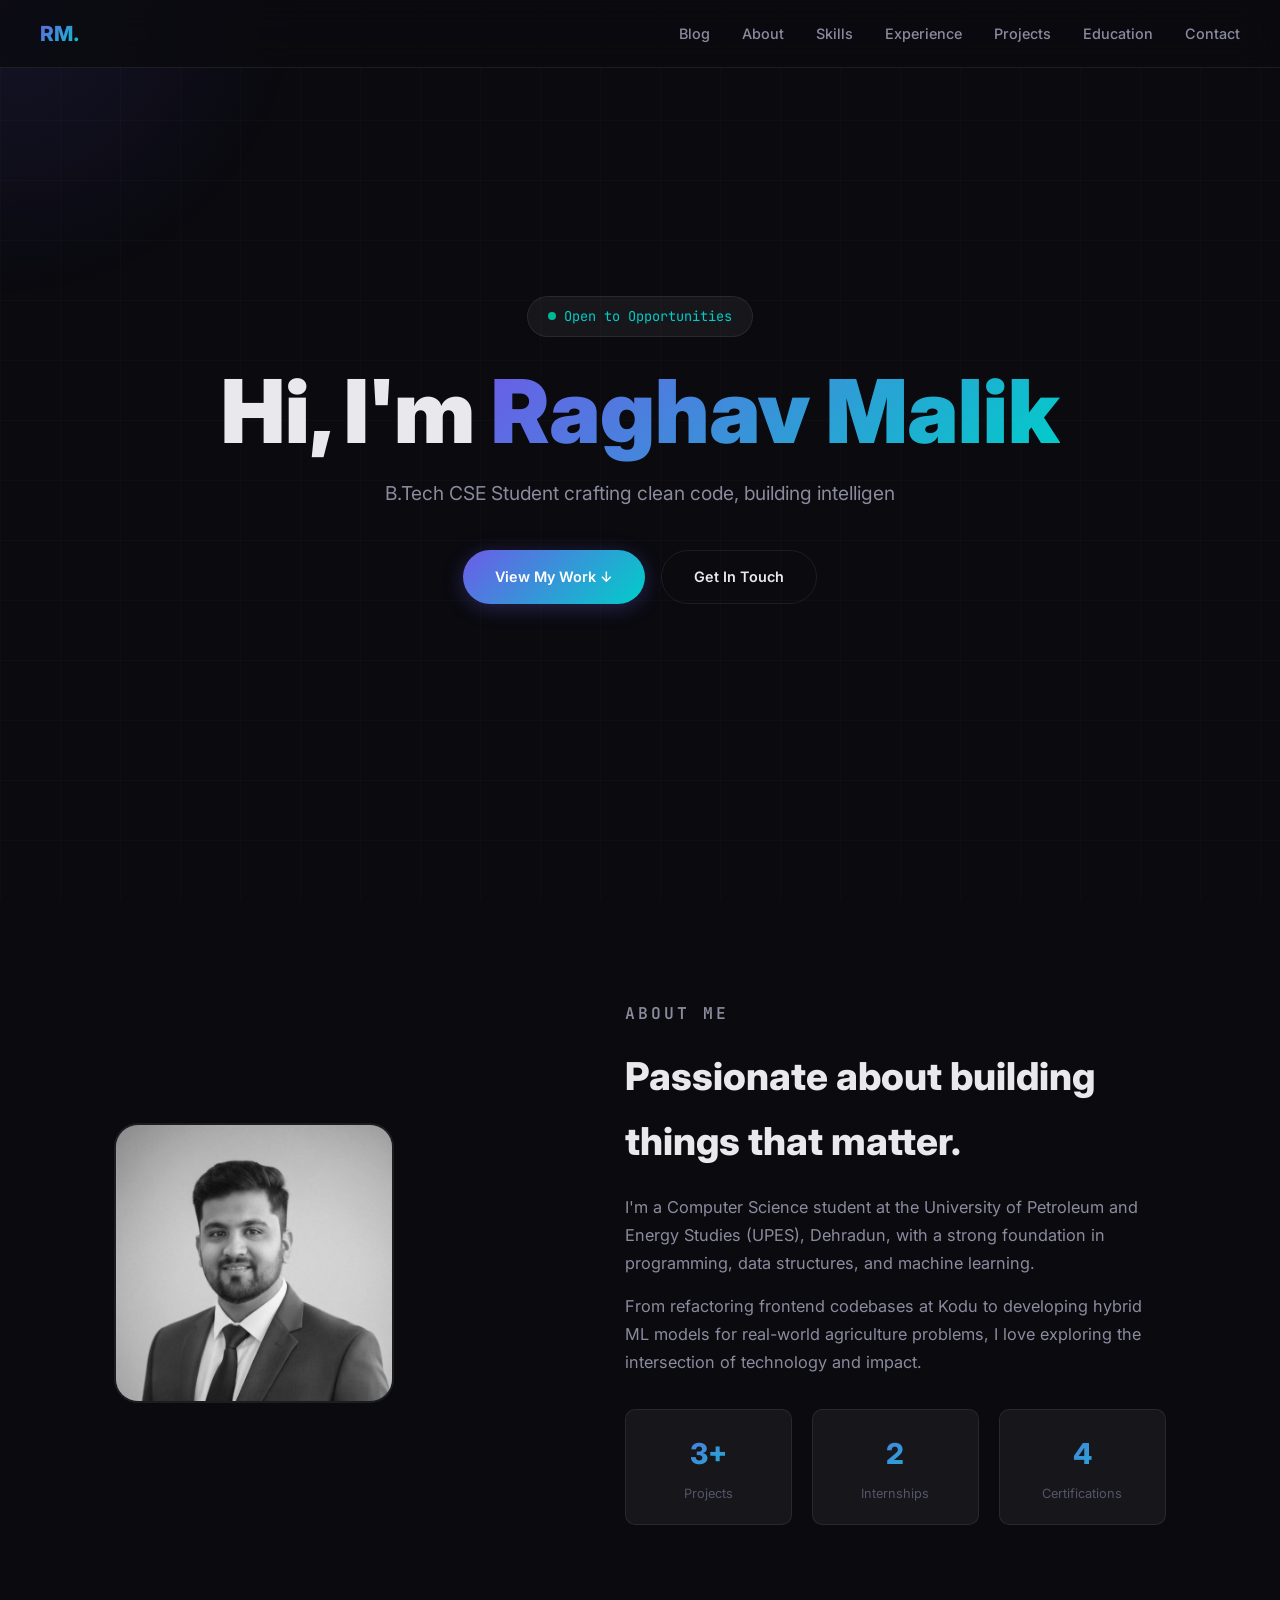
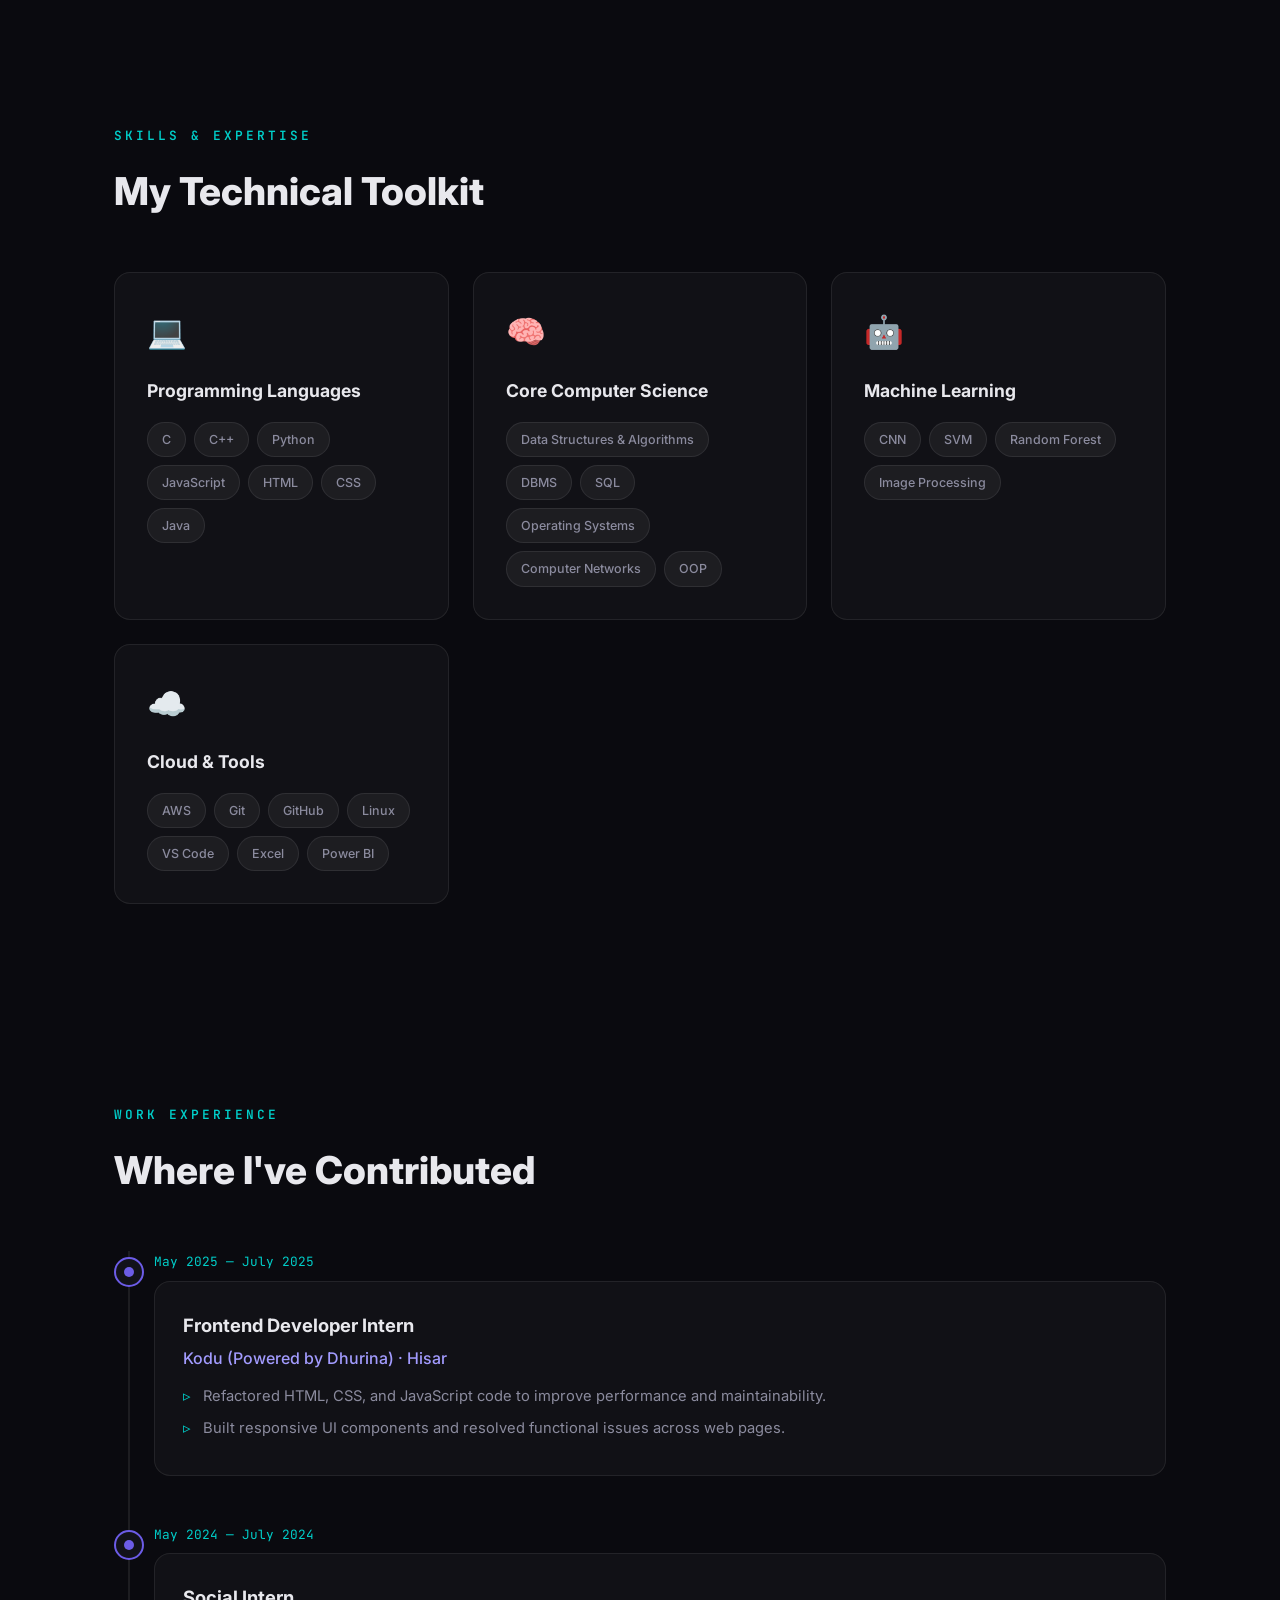
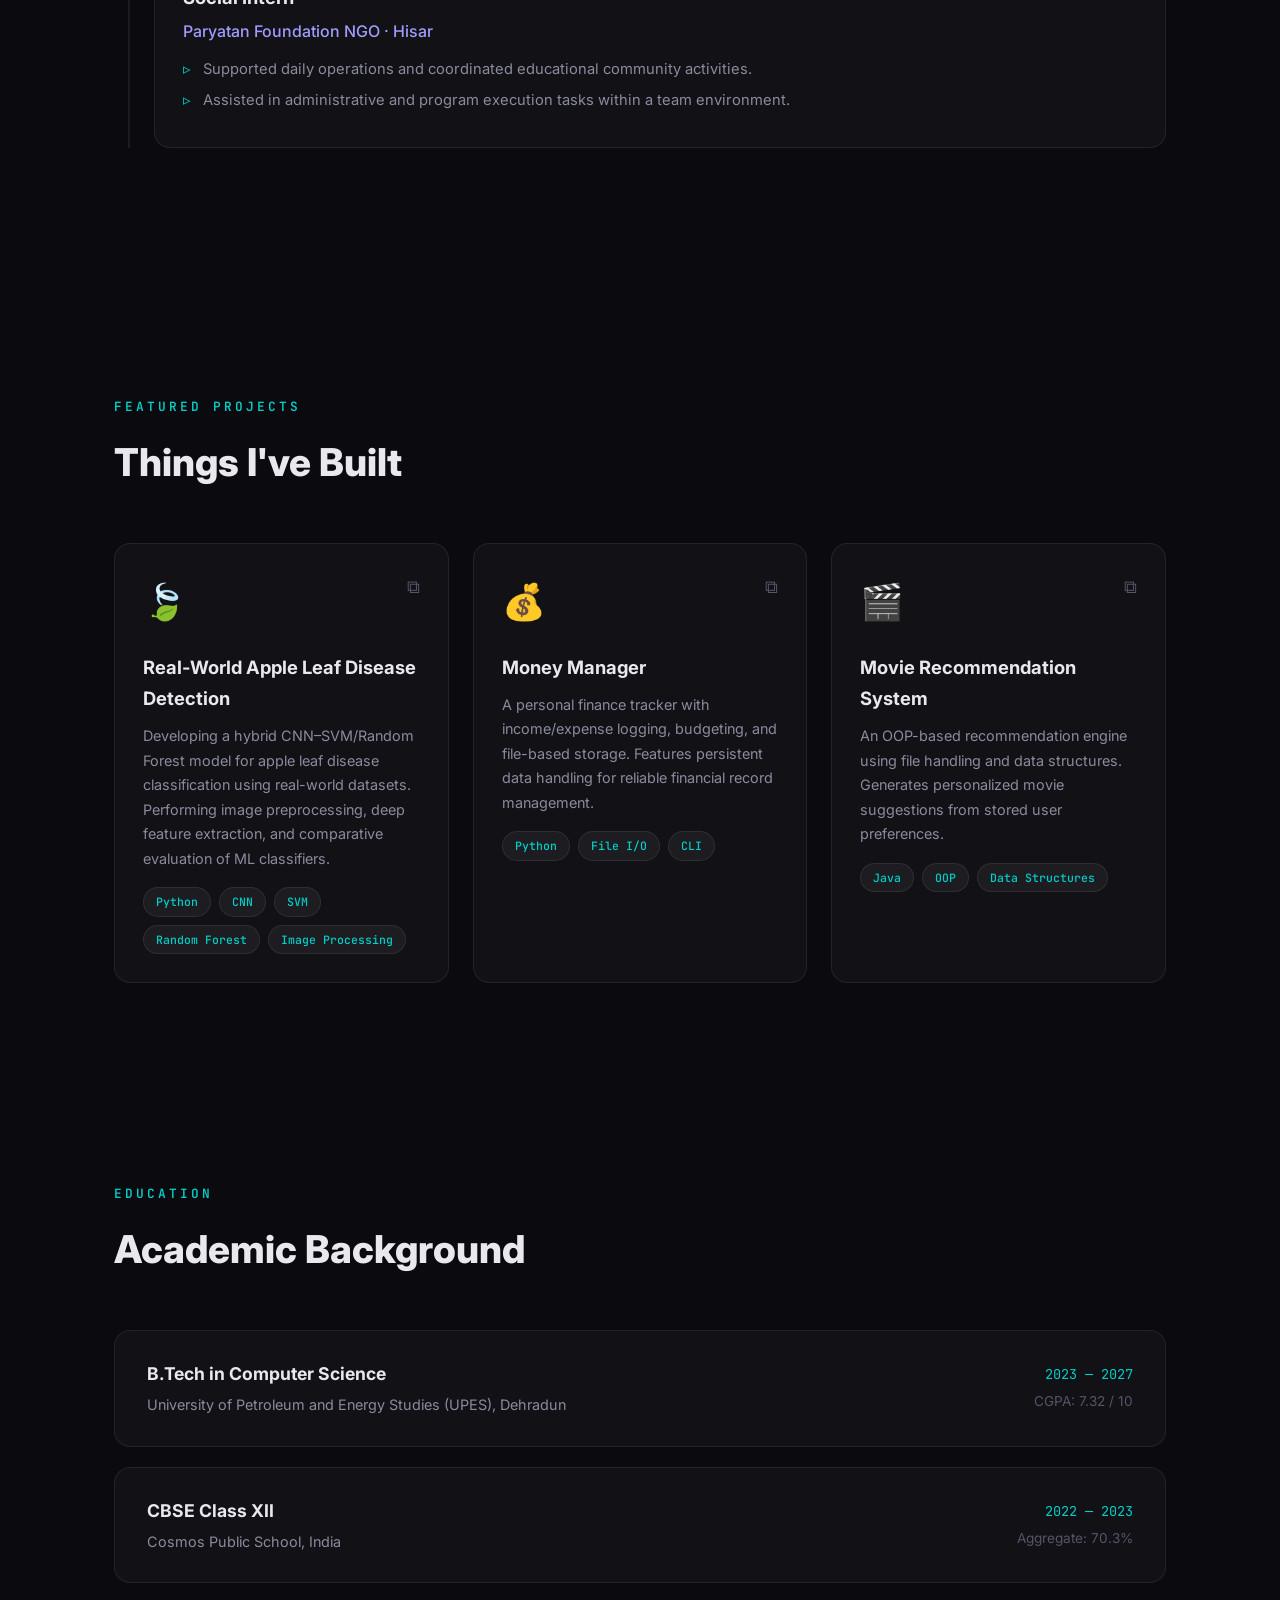
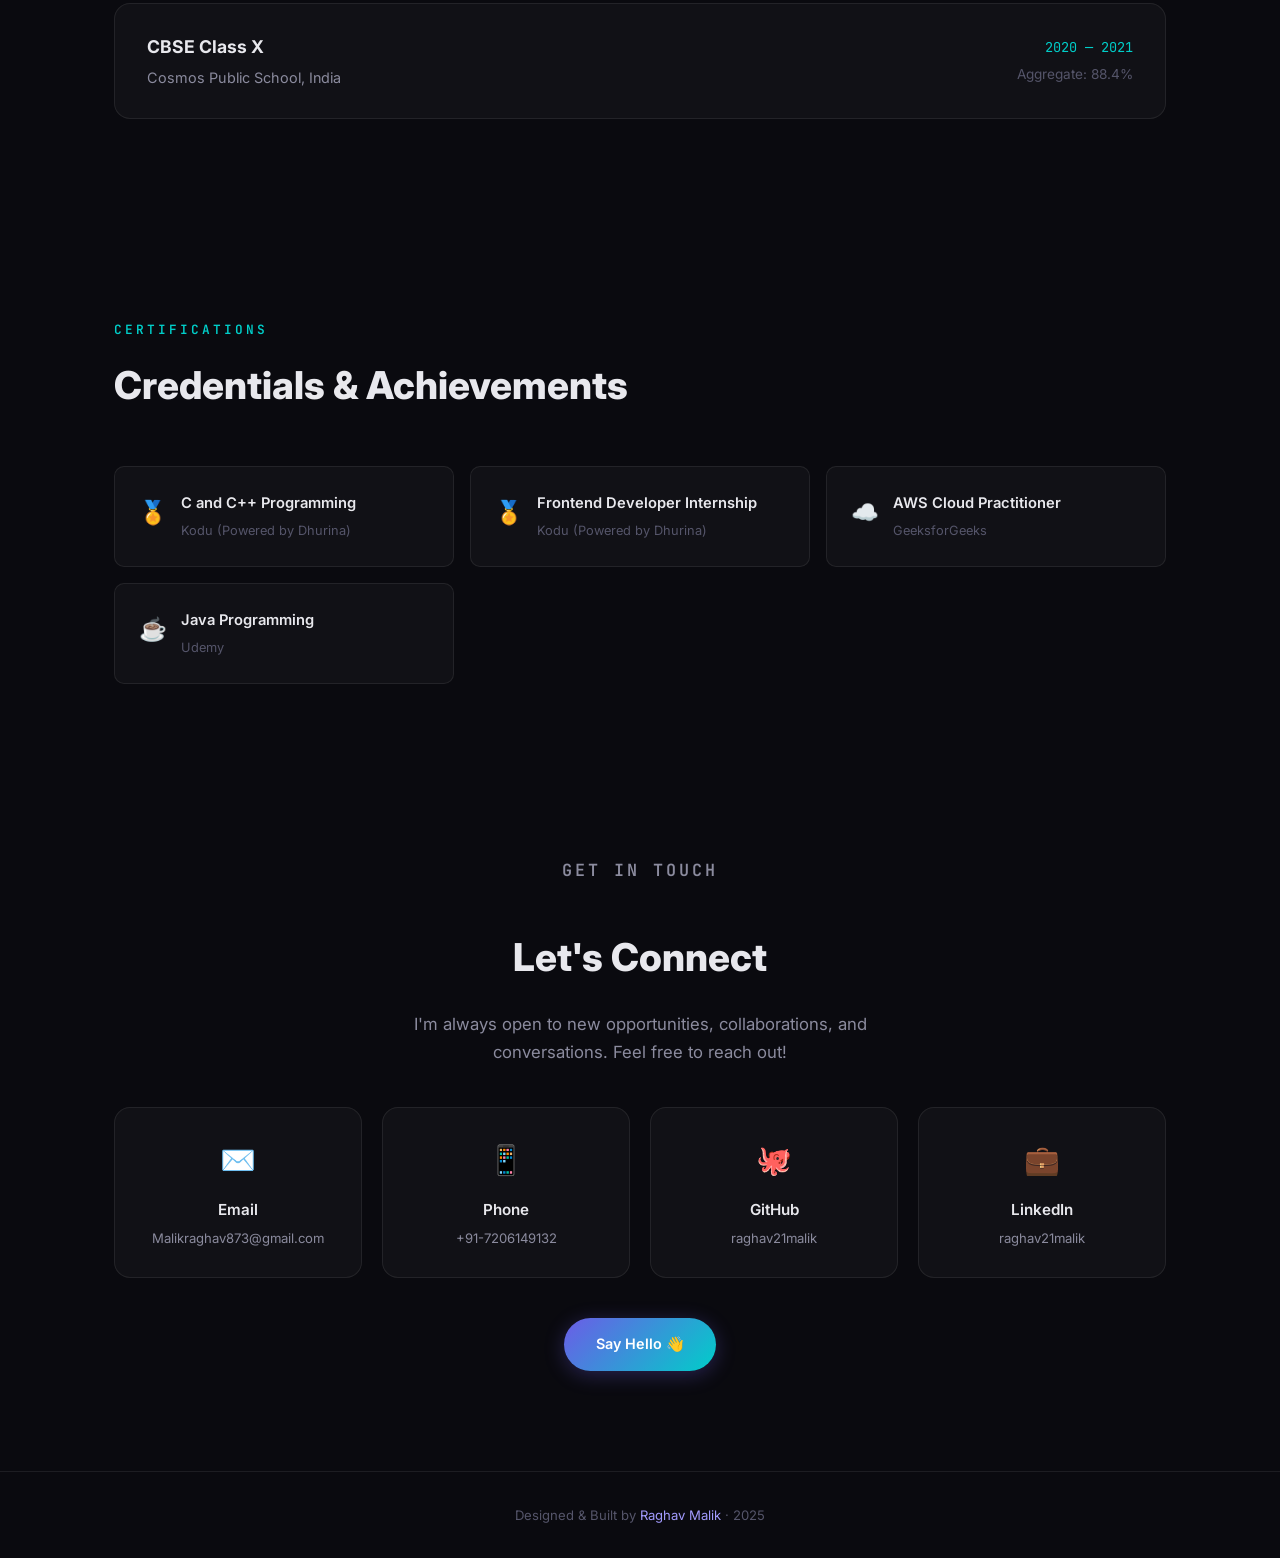
<file: index.html>
<!DOCTYPE html>
<html lang="en">

<head>
    <meta charset="UTF-8">
    <meta name="viewport" content="width=device-width, initial-scale=1.0">
    <title>Raghav Malik — B.Tech CSE Student & Developer</title>
    <meta name="description"
        content="Portfolio of Raghav Malik — B.Tech CSE student at UPES Dehradun, Frontend Developer, and Machine Learning enthusiast.">
    <link rel="stylesheet" href="styles.css">
</head>

<body>

    <!-- Cursor Glow -->
    <div class="cursor-glow" id="cursorGlow"></div>

    <!-- Navbar -->
    <nav class="navbar" id="navbar">
        <a href="#hero" class="nav-logo">RM.</a>
        <ul class="nav-links" id="navLinks">
            <li><a href="blog.html">Blog</a></li>
            <li><a href="#about">About</a></li>
            <li><a href="#skills">Skills</a></li>
            <li><a href="#experience">Experience</a></li>
            <li><a href="#projects">Projects</a></li>
            <li><a href="#education">Education</a></li>
            <li><a href="#contact">Contact</a></li>
        </ul>
        <button class="hamburger" id="hamburger" aria-label="Toggle menu">
            <span></span><span></span><span></span>
        </button>
    </nav>

    <!-- Hero -->
    <section class="hero" id="hero">
        <div class="hero-bg-grid"></div>
        <div class="hero-content">
            <div class="hero-badge fade-up">
                <span class="dot"></span> Open to Opportunities
            </div>
            <h1 class="hero-name fade-up">
                Hi, I'm <span class="gradient">Raghav Malik</span>
            </h1>
            <p class="hero-tagline fade-up">
                B.Tech CSE Student crafting clean code, building intelligent systems, and turning ideas into impactful
                digital experiences.
            </p>
            <div class="hero-buttons fade-up">
                <a href="#projects" class="btn btn-primary">View My Work ↓</a>
                <a href="#contact" class="btn btn-outline">Get In Touch</a>
            </div>
        </div>
    </section>

    <!-- About -->
    <section id="about">
        <div class="section-container">
            <div class="about-grid">
                <div class="fade-up">
                    <div class="about-avatar">
                        <img src="raghav.jpeg" alt="Raghav Malik">
                    </div>
                </div>
                <div class="about-text fade-up">
                    <p class="section-label">About Me</p>
                    <h2 class="section-title" style="margin-bottom:20px;">Passionate about building things that matter.
                    </h2>
                    <p>I'm a Computer Science student at the University of Petroleum and Energy Studies (UPES),
                        Dehradun, with a strong foundation in programming, data structures, and machine learning.</p>
                    <p>From refactoring frontend codebases at Kodu to developing hybrid ML models for real-world
                        agriculture problems, I love exploring the intersection of technology and impact.</p>
                    <div class="about-stats">
                        <div class="stat-item">
                            <div class="stat-num">3+</div>
                            <div class="stat-label">Projects</div>
                        </div>
                        <div class="stat-item">
                            <div class="stat-num">2</div>
                            <div class="stat-label">Internships</div>
                        </div>
                        <div class="stat-item">
                            <div class="stat-num">4</div>
                            <div class="stat-label">Certifications</div>
                        </div>
                    </div>
                </div>
            </div>
        </div>
    </section>

    <!-- Skills -->
    <section id="skills">
        <div class="section-container">
            <p class="section-label fade-up">Skills & Expertise</p>
            <h2 class="section-title fade-up">My Technical Toolkit</h2>
            <div class="skills-grid">
                <div class="skill-card fade-up">
                    <div class="skill-card-icon">💻</div>
                    <h3>Programming Languages</h3>
                    <div class="skill-tags">
                        <span class="skill-tag">C</span>
                        <span class="skill-tag">C++</span>
                        <span class="skill-tag">Python</span>
                        <span class="skill-tag">JavaScript</span>
                        <span class="skill-tag">HTML</span>
                        <span class="skill-tag">CSS</span>
                        <span class="skill-tag">Java</span>
                    </div>
                </div>
                <div class="skill-card fade-up">
                    <div class="skill-card-icon">🧠</div>
                    <h3>Core Computer Science</h3>
                    <div class="skill-tags">
                        <span class="skill-tag">Data Structures & Algorithms</span>
                        <span class="skill-tag">DBMS</span>
                        <span class="skill-tag">SQL</span>
                        <span class="skill-tag">Operating Systems</span>
                        <span class="skill-tag">Computer Networks</span>
                        <span class="skill-tag">OOP</span>
                    </div>
                </div>
                <div class="skill-card fade-up">
                    <div class="skill-card-icon">🤖</div>
                    <h3>Machine Learning</h3>
                    <div class="skill-tags">
                        <span class="skill-tag">CNN</span>
                        <span class="skill-tag">SVM</span>
                        <span class="skill-tag">Random Forest</span>
                        <span class="skill-tag">Image Processing</span>
                    </div>
                </div>
                <div class="skill-card fade-up">
                    <div class="skill-card-icon">☁️</div>
                    <h3>Cloud & Tools</h3>
                    <div class="skill-tags">
                        <span class="skill-tag">AWS</span>
                        <span class="skill-tag">Git</span>
                        <span class="skill-tag">GitHub</span>
                        <span class="skill-tag">Linux</span>
                        <span class="skill-tag">VS Code</span>
                        <span class="skill-tag">Excel</span>
                        <span class="skill-tag">Power BI</span>
                    </div>
                </div>
            </div>
        </div>
    </section>

    <!-- Experience -->
    <section id="experience">
        <div class="section-container">
            <p class="section-label fade-up">Work Experience</p>
            <h2 class="section-title fade-up">Where I've Contributed</h2>
            <div class="timeline">
                <div class="timeline-item fade-up">
                    <div class="timeline-dot"></div>
                    <div class="timeline-date">May 2025 — July 2025</div>
                    <div class="timeline-card">
                        <h3>Frontend Developer Intern</h3>
                        <span class="company">Kodu (Powered by Dhurina) · Hisar</span>
                        <ul>
                            <li>Refactored HTML, CSS, and JavaScript code to improve performance and maintainability.
                            </li>
                            <li>Built responsive UI components and resolved functional issues across web pages.</li>
                        </ul>
                    </div>
                </div>
                <div class="timeline-item fade-up">
                    <div class="timeline-dot"></div>
                    <div class="timeline-date">May 2024 — July 2024</div>
                    <div class="timeline-card">
                        <h3>Social Intern</h3>
                        <span class="company">Paryatan Foundation NGO · Hisar</span>
                        <ul>
                            <li>Supported daily operations and coordinated educational community activities.</li>
                            <li>Assisted in administrative and program execution tasks within a team environment.</li>
                        </ul>
                    </div>
                </div>
            </div>
        </div>
    </section>

    <!-- Projects -->
    <section id="projects">
        <div class="section-container">
            <p class="section-label fade-up">Featured Projects</p>
            <h2 class="section-title fade-up">Things I've Built</h2>
            <div class="projects-grid">
                <div class="project-card fade-up">
                    <div class="project-header">
                        <span class="project-icon">🍃</span>
                        <div class="project-links">
                            <a href="https://github.com/raghav21malik" target="_blank" title="GitHub">⧉</a>
                        </div>
                    </div>
                    <div class="project-body">
                        <h3>Real-World Apple Leaf Disease Detection</h3>
                        <p>Developing a hybrid CNN–SVM/Random Forest model for apple leaf disease classification using
                            real-world datasets. Performing image preprocessing, deep feature extraction, and
                            comparative evaluation of ML classifiers.</p>
                        <div class="project-tech">
                            <span>Python</span><span>CNN</span><span>SVM</span><span>Random Forest</span><span>Image
                                Processing</span>
                        </div>
                    </div>
                </div>
                <div class="project-card fade-up">
                    <div class="project-header">
                        <span class="project-icon">💰</span>
                        <div class="project-links">
                            <a href="https://github.com/raghav21malik" target="_blank" title="GitHub">⧉</a>
                        </div>
                    </div>
                    <div class="project-body">
                        <h3>Money Manager</h3>
                        <p>A personal finance tracker with income/expense logging, budgeting, and file-based storage.
                            Features persistent data handling for reliable financial record management.</p>
                        <div class="project-tech">
                            <span>Python</span><span>File I/O</span><span>CLI</span>
                        </div>
                    </div>
                </div>
                <div class="project-card fade-up">
                    <div class="project-header">
                        <span class="project-icon">🎬</span>
                        <div class="project-links">
                            <a href="https://github.com/raghav21malik" target="_blank" title="GitHub">⧉</a>
                        </div>
                    </div>
                    <div class="project-body">
                        <h3>Movie Recommendation System</h3>
                        <p>An OOP-based recommendation engine using file handling and data structures. Generates
                            personalized movie suggestions from stored user preferences.</p>
                        <div class="project-tech">
                            <span>Java</span><span>OOP</span><span>Data Structures</span>
                        </div>
                    </div>
                </div>
            </div>
        </div>
    </section>

    <!-- Education -->
    <section id="education">
        <div class="section-container">
            <p class="section-label fade-up">Education</p>
            <h2 class="section-title fade-up">Academic Background</h2>
            <div class="edu-grid">
                <div class="edu-card fade-up">
                    <div class="edu-info">
                        <h3>B.Tech in Computer Science</h3>
                        <p>University of Petroleum and Energy Studies (UPES), Dehradun</p>
                    </div>
                    <div class="edu-meta">
                        <div class="edu-year">2023 — 2027</div>
                        <div class="edu-score">CGPA: 7.32 / 10</div>
                    </div>
                </div>
                <div class="edu-card fade-up">
                    <div class="edu-info">
                        <h3>CBSE Class XII</h3>
                        <p>Cosmos Public School, India</p>
                    </div>
                    <div class="edu-meta">
                        <div class="edu-year">2022 — 2023</div>
                        <div class="edu-score">Aggregate: 70.3%</div>
                    </div>
                </div>
                <div class="edu-card fade-up">
                    <div class="edu-info">
                        <h3>CBSE Class X</h3>
                        <p>Cosmos Public School, India</p>
                    </div>
                    <div class="edu-meta">
                        <div class="edu-year">2020 — 2021</div>
                        <div class="edu-score">Aggregate: 88.4%</div>
                    </div>
                </div>
            </div>
        </div>
    </section>

    <!-- Certifications -->
    <section id="certifications">
        <div class="section-container">
            <p class="section-label fade-up">Certifications</p>
            <h2 class="section-title fade-up">Credentials & Achievements</h2>
            <div class="cert-grid">
                <div class="cert-card fade-up">
                    <div class="cert-icon">🏅</div>
                    <div>
                        <h4>C and C++ Programming</h4>
                        <p>Kodu (Powered by Dhurina)</p>
                    </div>
                </div>
                <div class="cert-card fade-up">
                    <div class="cert-icon">🏅</div>
                    <div>
                        <h4>Frontend Developer Internship</h4>
                        <p>Kodu (Powered by Dhurina)</p>
                    </div>
                </div>
                <div class="cert-card fade-up">
                    <div class="cert-icon">☁️</div>
                    <div>
                        <h4>AWS Cloud Practitioner</h4>
                        <p>GeeksforGeeks</p>
                    </div>
                </div>
                <div class="cert-card fade-up">
                    <div class="cert-icon">☕</div>
                    <div>
                        <h4>Java Programming</h4>
                        <p>Udemy</p>
                    </div>
                </div>
            </div>
        </div>
    </section>

    <!-- Contact -->
    <section id="contact">
        <div class="section-container">
            <div class="contact-wrapper">
                <p class="section-label fade-up">Get In Touch</p>
                <h2 class="section-title fade-up">Let's Connect</h2>
                <p class="fade-up">I'm always open to new opportunities, collaborations, and conversations. Feel free to
                    reach out!</p>
                <div class="contact-cards">
                    <a href="mailto:Malikraghav873@gmail.com" class="contact-card fade-up">
                        <div class="icon">✉️</div>
                        <h4>Email</h4>
                        <p>Malikraghav873@gmail.com</p>
                    </a>
                    <a href="tel:+917206149132" class="contact-card fade-up">
                        <div class="icon">📱</div>
                        <h4>Phone</h4>
                        <p>+91-7206149132</p>
                    </a>
                    <a href="https://github.com/raghav21malik" target="_blank" class="contact-card fade-up">
                        <div class="icon">🐙</div>
                        <h4>GitHub</h4>
                        <p>raghav21malik</p>
                    </a>
                    <a href="https://linkedin.com/in/raghav21malik" target="_blank" class="contact-card fade-up">
                        <div class="icon">💼</div>
                        <h4>LinkedIn</h4>
                        <p>raghav21malik</p>
                    </a>
                </div>
                <a href="mailto:Malikraghav873@gmail.com" class="btn btn-primary">Say Hello 👋</a>
            </div>
        </div>
    </section>

    <!-- Footer -->
    <footer>
        <p>Designed & Built by <a href="#">Raghav Malik</a> · 2025</p>
    </footer>

    <script>
        // Cursor glow
        const glow = document.getElementById('cursorGlow');
        document.addEventListener('mousemove', e => {
            glow.style.left = e.clientX + 'px';
            glow.style.top = e.clientY + 'px';
        });

        // Navbar scroll
        const navbar = document.getElementById('navbar');
        window.addEventListener('scroll', () => {
            navbar.classList.toggle('scrolled', window.scrollY > 50);
        });

        // Hamburger
        const hamburger = document.getElementById('hamburger');
        const navLinks = document.getElementById('navLinks');
        hamburger.addEventListener('click', () => {
            navLinks.classList.toggle('active');
            const spans = hamburger.querySelectorAll('span');
            if (navLinks.classList.contains('active')) {
                spans[0].style.transform = 'rotate(45deg) translate(5px, 5px)';
                spans[1].style.opacity = '0';
                spans[2].style.transform = 'rotate(-45deg) translate(5px, -5px)';
            } else {
                spans[0].style.transform = 'none';
                spans[1].style.opacity = '1';
                spans[2].style.transform = 'none';
            }
        });

        // Close menu on link click
        navLinks.querySelectorAll('a').forEach(link => {
            link.addEventListener('click', () => {
                navLinks.classList.remove('active');
                const spans = hamburger.querySelectorAll('span');
                spans[0].style.transform = 'none';
                spans[1].style.opacity = '1';
                spans[2].style.transform = 'none';
            });
        });

        // Scroll animations
        const observer = new IntersectionObserver((entries) => {
            entries.forEach((entry, i) => {
                if (entry.isIntersecting) {
                    setTimeout(() => entry.target.classList.add('visible'), i * 80);
                    observer.unobserve(entry.target);
                }
            });
        }, { threshold: 0.1 });

        document.querySelectorAll('.fade-up').forEach(el => observer.observe(el));

        // Typed effect for tagline
        const tagline = document.querySelector('.hero-tagline');
        const text = tagline.textContent;
        tagline.textContent = '';
        tagline.style.opacity = '1';
        let charIndex = 0;
        function typeChar() {
            if (charIndex < text.length) {
                tagline.textContent += text[charIndex];
                charIndex++;
                setTimeout(typeChar, 18);
            }
        }
        setTimeout(typeChar, 800);
    </script>
</body>

</html>
</file>
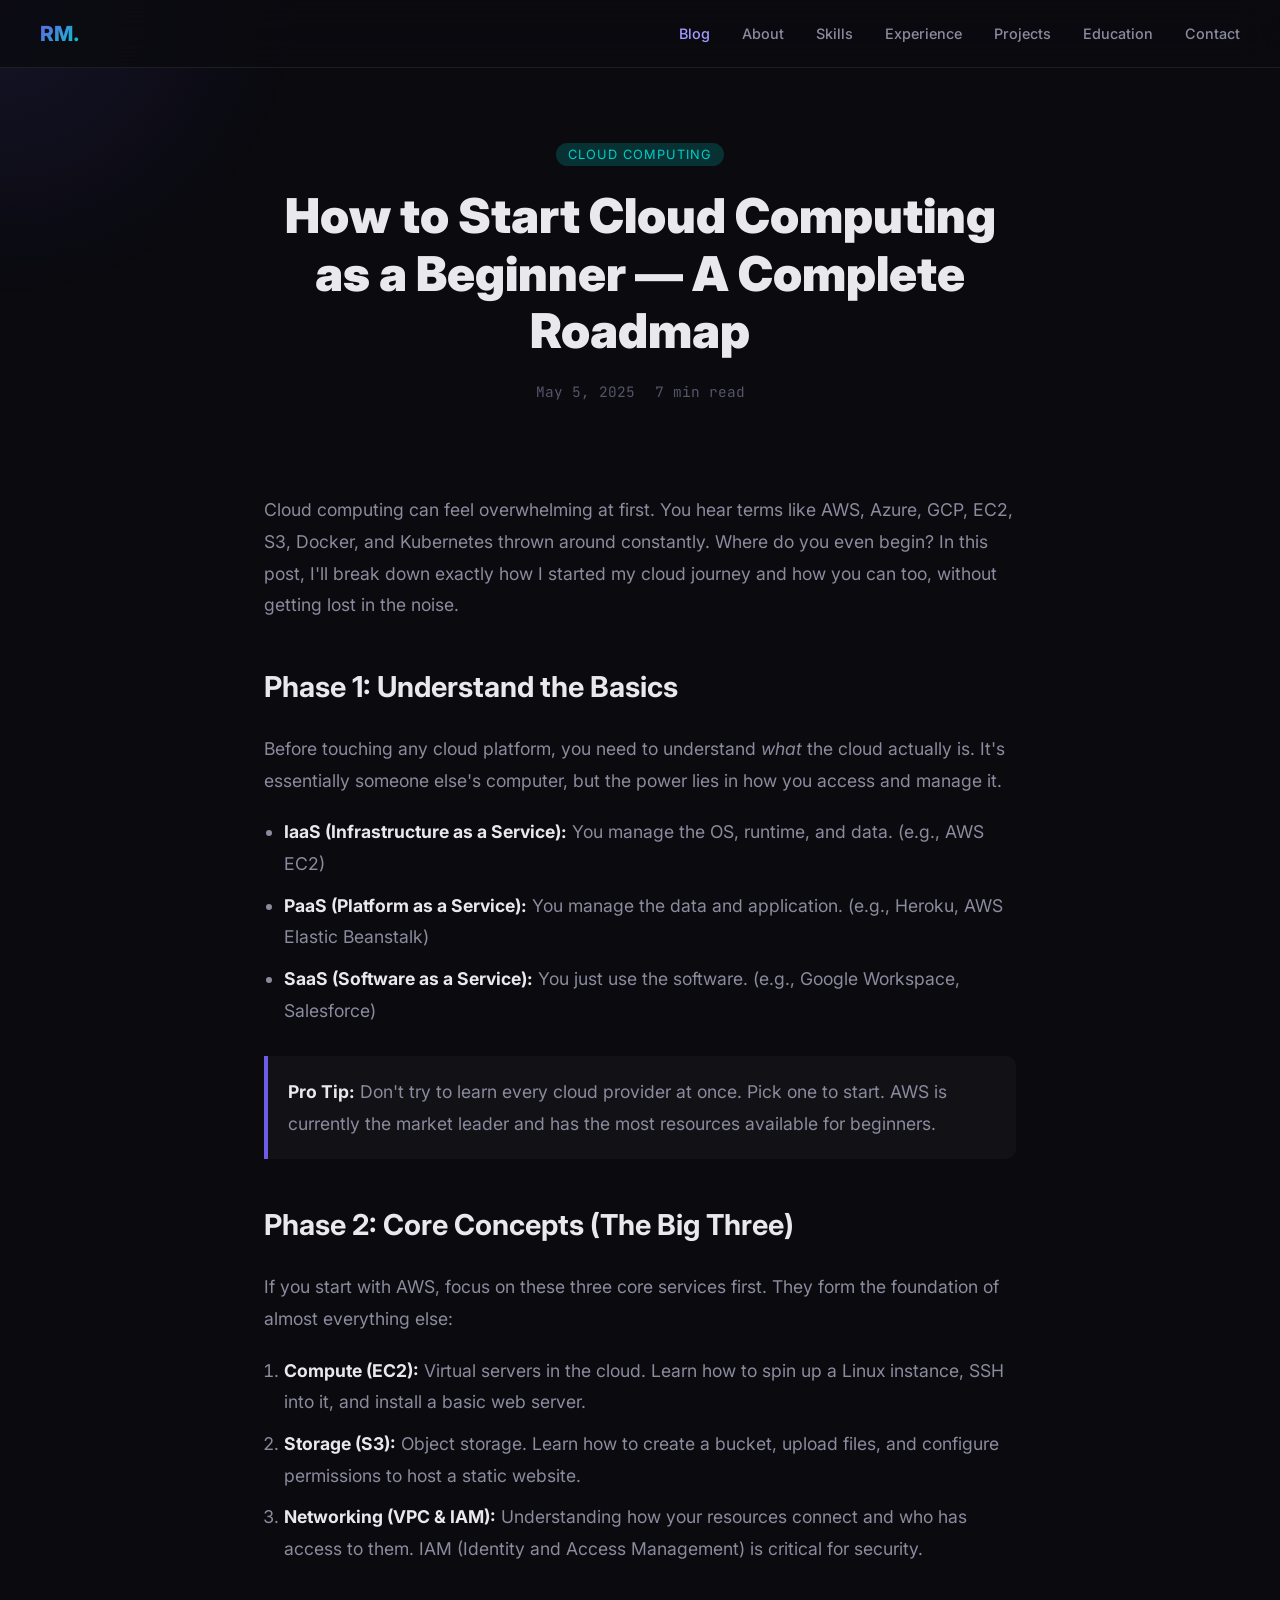
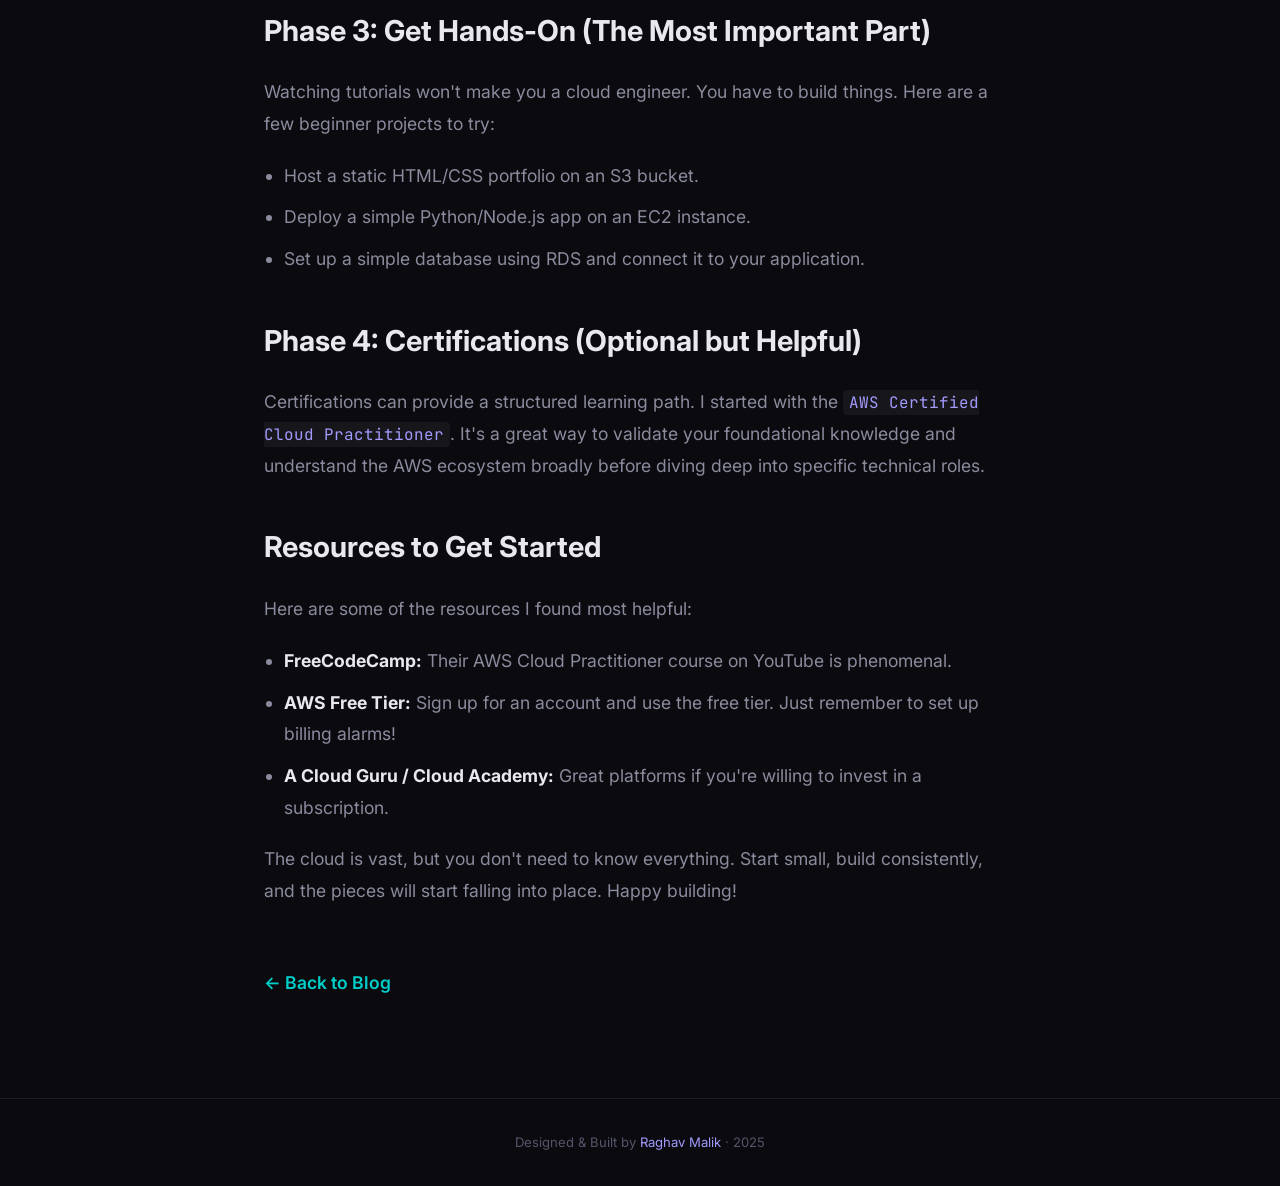
<file: blog-cloud-computing.html>
<!DOCTYPE html>
<html lang="en">

<head>
    <meta charset="UTF-8">
    <meta name="viewport" content="width=device-width, initial-scale=1.0">
    <title>How to Start Cloud Computing as a Beginner — Raghav Malik</title>
    <meta name="description" content="A complete roadmap to starting your cloud computing journey.">
    <link rel="stylesheet" href="styles.css">
    <style>
        .post-header {
            padding: 140px 24px 60px;
            text-align: center;
            max-width: 800px;
            margin: 0 auto;
        }
        .post-header h1 {
            font-size: clamp(2rem, 4vw, 3rem);
            font-weight: 900;
            margin: 20px 0;
            line-height: 1.2;
        }
        .post-meta {
            color: var(--text-muted);
            font-family: 'JetBrains Mono', monospace;
            font-size: 0.9rem;
            display: flex;
            justify-content: center;
            gap: 20px;
            margin-bottom: 30px;
        }
        .post-category {
            color: var(--cyan);
            background: var(--cyan-glow);
            padding: 4px 12px;
            border-radius: 50px;
            font-size: 0.8rem;
            text-transform: uppercase;
            letter-spacing: 1px;
        }
        .post-content {
            max-width: 800px;
            margin: 0 auto;
            padding: 0 24px 100px;
            font-size: 1.1rem;
            line-height: 1.8;
            color: var(--text-secondary);
        }
        .post-content h2 {
            color: var(--text-primary);
            font-size: 1.8rem;
            margin: 40px 0 20px;
        }
        .post-content h3 {
            color: var(--text-primary);
            font-size: 1.4rem;
            margin: 30px 0 15px;
        }
        .post-content p {
            margin-bottom: 20px;
        }
        .post-content ul, .post-content ol {
            margin-bottom: 20px;
            padding-left: 20px;
        }
        .post-content li {
            margin-bottom: 10px;
        }
        .post-content strong {
            color: var(--text-primary);
        }
        .post-content .highlight {
            background: var(--bg-glass);
            padding: 2px 6px;
            border-radius: 4px;
            font-family: 'JetBrains Mono', monospace;
            font-size: 0.9em;
            color: var(--accent-light);
        }
        .post-content .callout {
            background: var(--bg-card);
            border-left: 4px solid var(--accent);
            padding: 20px;
            margin: 30px 0;
            border-radius: 0 var(--radius-sm) var(--radius-sm) 0;
        }
        .back-link {
            display: inline-block;
            margin-top: 40px;
            color: var(--cyan);
            text-decoration: none;
            font-weight: 600;
            transition: var(--transition);
        }
        .back-link:hover {
            color: var(--text-primary);
        }
    </style>
</head>

<body>
    <!-- Cursor Glow -->
    <div class="cursor-glow" id="cursorGlow"></div>

    <!-- Navbar -->
    <nav class="navbar" id="navbar">
        <a href="RaghavMalik.html" class="nav-logo">RM.</a>
        <ul class="nav-links" id="navLinks">
            <li><a href="blog.html" style="color: var(--accent-light);">Blog</a></li>
            <li><a href="RaghavMalik.html#about">About</a></li>
            <li><a href="RaghavMalik.html#skills">Skills</a></li>
            <li><a href="RaghavMalik.html#experience">Experience</a></li>
            <li><a href="RaghavMalik.html#projects">Projects</a></li>
            <li><a href="RaghavMalik.html#education">Education</a></li>
            <li><a href="RaghavMalik.html#contact">Contact</a></li>
        </ul>
        <button class="hamburger" id="hamburger" aria-label="Toggle menu">
            <span></span><span></span><span></span>
        </button>
    </nav>

    <article>
        <header class="post-header fade-up">
            <span class="post-category">Cloud Computing</span>
            <h1>How to Start Cloud Computing as a Beginner — A Complete Roadmap</h1>
            <div class="post-meta">
                <span>May 5, 2025</span>
                <span>7 min read</span>
            </div>
        </header>

        <div class="post-content fade-up">
            <p>Cloud computing can feel overwhelming at first. You hear terms like AWS, Azure, GCP, EC2, S3, Docker, and Kubernetes thrown around constantly. Where do you even begin? In this post, I'll break down exactly how I started my cloud journey and how you can too, without getting lost in the noise.</p>

            <h2>Phase 1: Understand the Basics</h2>
            <p>Before touching any cloud platform, you need to understand <em>what</em> the cloud actually is. It's essentially someone else's computer, but the power lies in how you access and manage it.</p>
            <ul>
                <li><strong>IaaS (Infrastructure as a Service):</strong> You manage the OS, runtime, and data. (e.g., AWS EC2)</li>
                <li><strong>PaaS (Platform as a Service):</strong> You manage the data and application. (e.g., Heroku, AWS Elastic Beanstalk)</li>
                <li><strong>SaaS (Software as a Service):</strong> You just use the software. (e.g., Google Workspace, Salesforce)</li>
            </ul>

            <div class="callout">
                <strong>Pro Tip:</strong> Don't try to learn every cloud provider at once. Pick one to start. AWS is currently the market leader and has the most resources available for beginners.
            </div>

            <h2>Phase 2: Core Concepts (The Big Three)</h2>
            <p>If you start with AWS, focus on these three core services first. They form the foundation of almost everything else:</p>
            <ol>
                <li><strong>Compute (EC2):</strong> Virtual servers in the cloud. Learn how to spin up a Linux instance, SSH into it, and install a basic web server.</li>
                <li><strong>Storage (S3):</strong> Object storage. Learn how to create a bucket, upload files, and configure permissions to host a static website.</li>
                <li><strong>Networking (VPC & IAM):</strong> Understanding how your resources connect and who has access to them. IAM (Identity and Access Management) is critical for security.</li>
            </ol>

            <h2>Phase 3: Get Hands-On (The Most Important Part)</h2>
            <p>Watching tutorials won't make you a cloud engineer. You have to build things. Here are a few beginner projects to try:</p>
            <ul>
                <li>Host a static HTML/CSS portfolio on an S3 bucket.</li>
                <li>Deploy a simple Python/Node.js app on an EC2 instance.</li>
                <li>Set up a simple database using RDS and connect it to your application.</li>
            </ul>

            <h2>Phase 4: Certifications (Optional but Helpful)</h2>
            <p>Certifications can provide a structured learning path. I started with the <span class="highlight">AWS Certified Cloud Practitioner</span>. It's a great way to validate your foundational knowledge and understand the AWS ecosystem broadly before diving deep into specific technical roles.</p>

            <h2>Resources to Get Started</h2>
            <p>Here are some of the resources I found most helpful:</p>
            <ul>
                <li><strong>FreeCodeCamp:</strong> Their AWS Cloud Practitioner course on YouTube is phenomenal.</li>
                <li><strong>AWS Free Tier:</strong> Sign up for an account and use the free tier. Just remember to set up billing alarms!</li>
                <li><strong>A Cloud Guru / Cloud Academy:</strong> Great platforms if you're willing to invest in a subscription.</li>
            </ul>

            <p>The cloud is vast, but you don't need to know everything. Start small, build consistently, and the pieces will start falling into place. Happy building!</p>

            <a href="blog.html" class="back-link">← Back to Blog</a>
        </div>
    </article>

    <!-- Footer -->
    <footer>
        <p>Designed & Built by <a href="RaghavMalik.html">Raghav Malik</a> · 2025</p>
    </footer>

    <script>
        // Cursor glow and basic nav logic...
        const glow = document.getElementById('cursorGlow');
        document.addEventListener('mousemove', e => {
            glow.style.left = e.clientX + 'px';
            glow.style.top = e.clientY + 'px';
        });

        const navbar = document.getElementById('navbar');
        window.addEventListener('scroll', () => {
            navbar.classList.toggle('scrolled', window.scrollY > 50);
        });

        // Animations
        const observer = new IntersectionObserver((entries) => {
            entries.forEach((entry, i) => {
                if (entry.isIntersecting) {
                    setTimeout(() => entry.target.classList.add('visible'), i * 80);
                    observer.unobserve(entry.target);
                }
            });
        }, { threshold: 0.1 });
        document.querySelectorAll('.fade-up').forEach(el => observer.observe(el));
    </script>
</body>
</html>
</file>
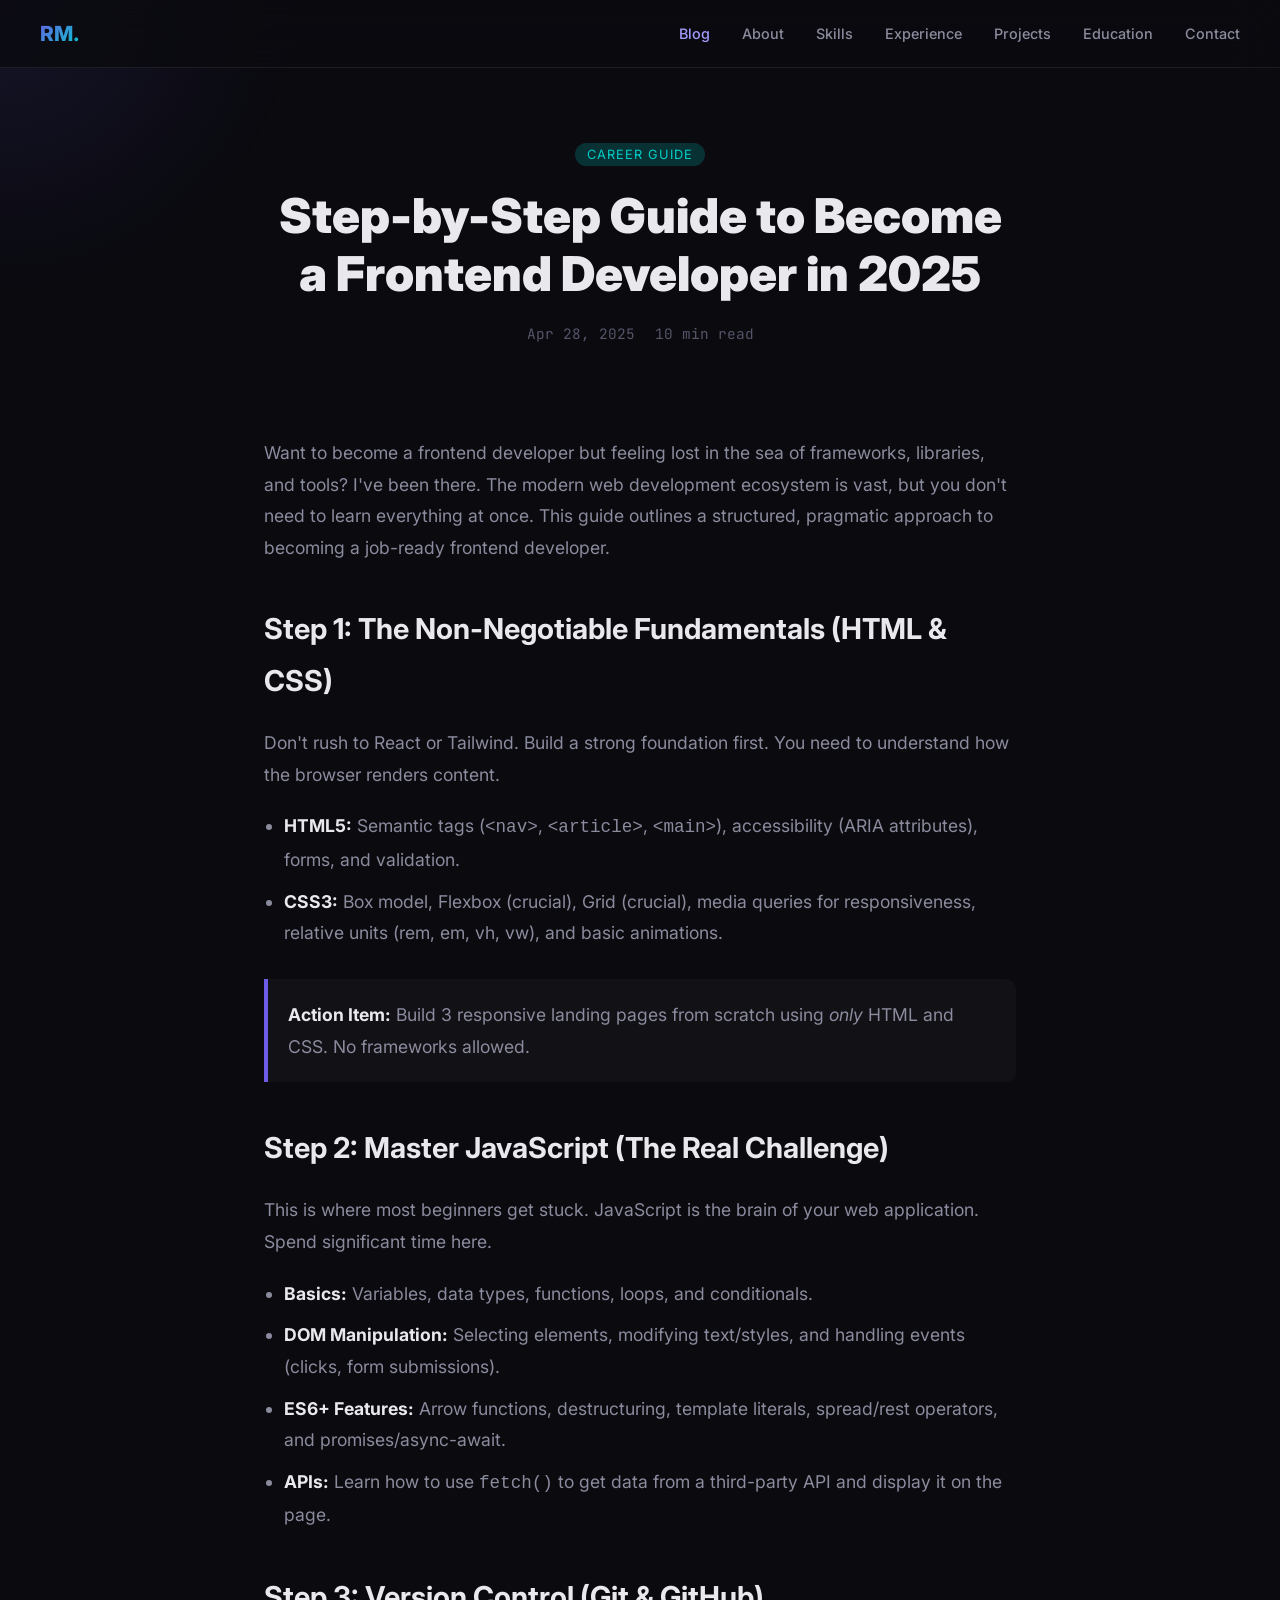
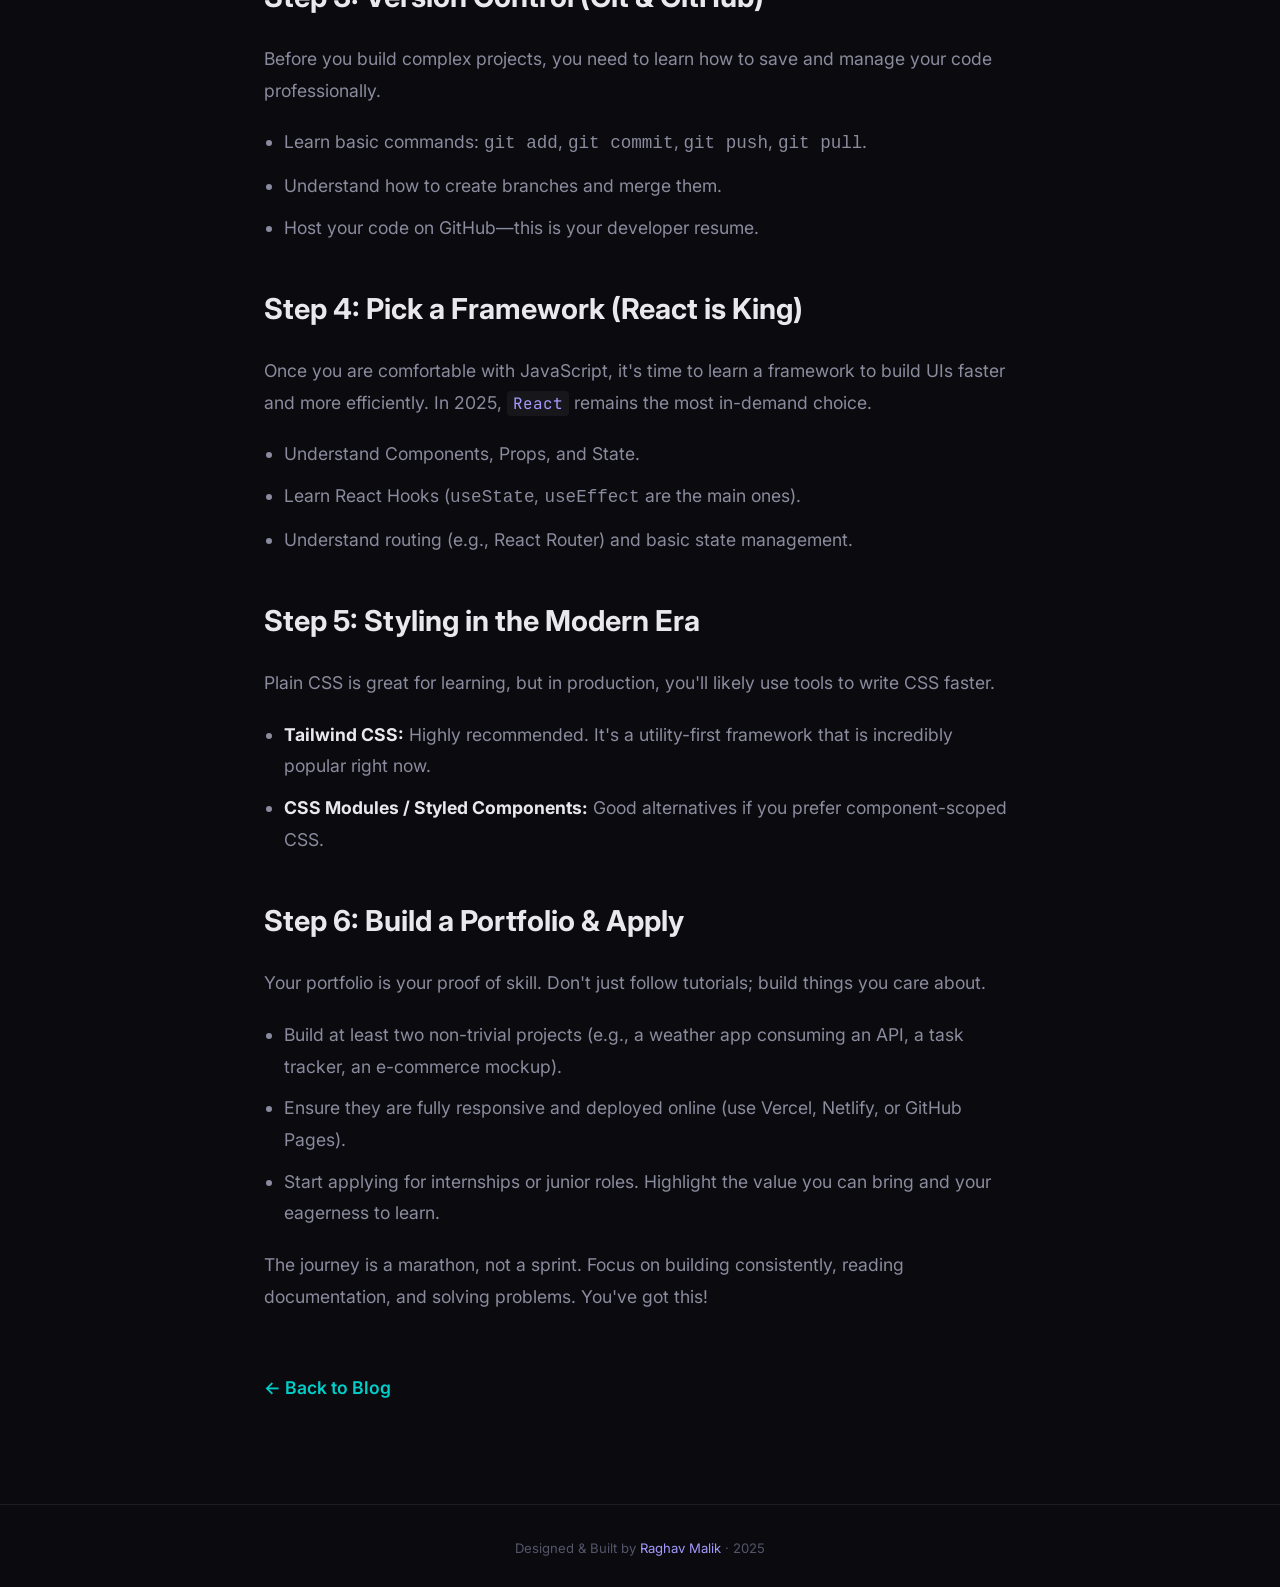
<file: blog-frontend-developer.html>
<!DOCTYPE html>
<html lang="en">

<head>
    <meta charset="UTF-8">
    <meta name="viewport" content="width=device-width, initial-scale=1.0">
    <title>Step-by-Step Guide to Become a Frontend Developer — Raghav Malik</title>
    <meta name="description" content="A comprehensive roadmap to becoming a frontend developer in 2025.">
    <link rel="stylesheet" href="styles.css">
    <style>
        .post-header {
            padding: 140px 24px 60px;
            text-align: center;
            max-width: 800px;
            margin: 0 auto;
        }
        .post-header h1 {
            font-size: clamp(2rem, 4vw, 3rem);
            font-weight: 900;
            margin: 20px 0;
            line-height: 1.2;
        }
        .post-meta {
            color: var(--text-muted);
            font-family: 'JetBrains Mono', monospace;
            font-size: 0.9rem;
            display: flex;
            justify-content: center;
            gap: 20px;
            margin-bottom: 30px;
        }
        .post-category {
            color: var(--cyan);
            background: var(--cyan-glow);
            padding: 4px 12px;
            border-radius: 50px;
            font-size: 0.8rem;
            text-transform: uppercase;
            letter-spacing: 1px;
        }
        .post-content {
            max-width: 800px;
            margin: 0 auto;
            padding: 0 24px 100px;
            font-size: 1.1rem;
            line-height: 1.8;
            color: var(--text-secondary);
        }
        .post-content h2 {
            color: var(--text-primary);
            font-size: 1.8rem;
            margin: 40px 0 20px;
        }
        .post-content h3 {
            color: var(--text-primary);
            font-size: 1.4rem;
            margin: 30px 0 15px;
        }
        .post-content p {
            margin-bottom: 20px;
        }
        .post-content ul, .post-content ol {
            margin-bottom: 20px;
            padding-left: 20px;
        }
        .post-content li {
            margin-bottom: 10px;
        }
        .post-content strong {
            color: var(--text-primary);
        }
        .post-content .highlight {
            background: var(--bg-glass);
            padding: 2px 6px;
            border-radius: 4px;
            font-family: 'JetBrains Mono', monospace;
            font-size: 0.9em;
            color: var(--accent-light);
        }
        .post-content .callout {
            background: var(--bg-card);
            border-left: 4px solid var(--accent);
            padding: 20px;
            margin: 30px 0;
            border-radius: 0 var(--radius-sm) var(--radius-sm) 0;
        }
        .back-link {
            display: inline-block;
            margin-top: 40px;
            color: var(--cyan);
            text-decoration: none;
            font-weight: 600;
            transition: var(--transition);
        }
        .back-link:hover {
            color: var(--text-primary);
        }
    </style>
</head>

<body>
    <!-- Cursor Glow -->
    <div class="cursor-glow" id="cursorGlow"></div>

    <!-- Navbar -->
    <nav class="navbar" id="navbar">
        <a href="RaghavMalik.html" class="nav-logo">RM.</a>
        <ul class="nav-links" id="navLinks">
            <li><a href="blog.html" style="color: var(--accent-light);">Blog</a></li>
            <li><a href="RaghavMalik.html#about">About</a></li>
            <li><a href="RaghavMalik.html#skills">Skills</a></li>
            <li><a href="RaghavMalik.html#experience">Experience</a></li>
            <li><a href="RaghavMalik.html#projects">Projects</a></li>
            <li><a href="RaghavMalik.html#education">Education</a></li>
            <li><a href="RaghavMalik.html#contact">Contact</a></li>
        </ul>
        <button class="hamburger" id="hamburger" aria-label="Toggle menu">
            <span></span><span></span><span></span>
        </button>
    </nav>

    <article>
        <header class="post-header fade-up">
            <span class="post-category">Career Guide</span>
            <h1>Step-by-Step Guide to Become a Frontend Developer in 2025</h1>
            <div class="post-meta">
                <span>Apr 28, 2025</span>
                <span>10 min read</span>
            </div>
        </header>

        <div class="post-content fade-up">
            <p>Want to become a frontend developer but feeling lost in the sea of frameworks, libraries, and tools? I've been there. The modern web development ecosystem is vast, but you don't need to learn everything at once. This guide outlines a structured, pragmatic approach to becoming a job-ready frontend developer.</p>

            <h2>Step 1: The Non-Negotiable Fundamentals (HTML & CSS)</h2>
            <p>Don't rush to React or Tailwind. Build a strong foundation first. You need to understand how the browser renders content.</p>
            <ul>
                <li><strong>HTML5:</strong> Semantic tags (<code>&lt;nav&gt;</code>, <code>&lt;article&gt;</code>, <code>&lt;main&gt;</code>), accessibility (ARIA attributes), forms, and validation.</li>
                <li><strong>CSS3:</strong> Box model, Flexbox (crucial), Grid (crucial), media queries for responsiveness, relative units (rem, em, vh, vw), and basic animations.</li>
            </ul>
            <div class="callout">
                <strong>Action Item:</strong> Build 3 responsive landing pages from scratch using <em>only</em> HTML and CSS. No frameworks allowed.
            </div>

            <h2>Step 2: Master JavaScript (The Real Challenge)</h2>
            <p>This is where most beginners get stuck. JavaScript is the brain of your web application. Spend significant time here.</p>
            <ul>
                <li><strong>Basics:</strong> Variables, data types, functions, loops, and conditionals.</li>
                <li><strong>DOM Manipulation:</strong> Selecting elements, modifying text/styles, and handling events (clicks, form submissions).</li>
                <li><strong>ES6+ Features:</strong> Arrow functions, destructuring, template literals, spread/rest operators, and promises/async-await.</li>
                <li><strong>APIs:</strong> Learn how to use <code>fetch()</code> to get data from a third-party API and display it on the page.</li>
            </ul>

            <h2>Step 3: Version Control (Git & GitHub)</h2>
            <p>Before you build complex projects, you need to learn how to save and manage your code professionally.</p>
            <ul>
                <li>Learn basic commands: <code>git add</code>, <code>git commit</code>, <code>git push</code>, <code>git pull</code>.</li>
                <li>Understand how to create branches and merge them.</li>
                <li>Host your code on GitHub—this is your developer resume.</li>
            </ul>

            <h2>Step 4: Pick a Framework (React is King)</h2>
            <p>Once you are comfortable with JavaScript, it's time to learn a framework to build UIs faster and more efficiently. In 2025, <span class="highlight">React</span> remains the most in-demand choice.</p>
            <ul>
                <li>Understand Components, Props, and State.</li>
                <li>Learn React Hooks (<code>useState</code>, <code>useEffect</code> are the main ones).</li>
                <li>Understand routing (e.g., React Router) and basic state management.</li>
            </ul>

            <h2>Step 5: Styling in the Modern Era</h2>
            <p>Plain CSS is great for learning, but in production, you'll likely use tools to write CSS faster.</p>
            <ul>
                <li><strong>Tailwind CSS:</strong> Highly recommended. It's a utility-first framework that is incredibly popular right now.</li>
                <li><strong>CSS Modules / Styled Components:</strong> Good alternatives if you prefer component-scoped CSS.</li>
            </ul>

            <h2>Step 6: Build a Portfolio & Apply</h2>
            <p>Your portfolio is your proof of skill. Don't just follow tutorials; build things you care about.</p>
            <ul>
                <li>Build at least two non-trivial projects (e.g., a weather app consuming an API, a task tracker, an e-commerce mockup).</li>
                <li>Ensure they are fully responsive and deployed online (use Vercel, Netlify, or GitHub Pages).</li>
                <li>Start applying for internships or junior roles. Highlight the value you can bring and your eagerness to learn.</li>
            </ul>

            <p>The journey is a marathon, not a sprint. Focus on building consistently, reading documentation, and solving problems. You've got this!</p>

            <a href="blog.html" class="back-link">← Back to Blog</a>
        </div>
    </article>

    <!-- Footer -->
    <footer>
        <p>Designed & Built by <a href="RaghavMalik.html">Raghav Malik</a> · 2025</p>
    </footer>

    <script>
        const glow = document.getElementById('cursorGlow');
        document.addEventListener('mousemove', e => {
            glow.style.left = e.clientX + 'px';
            glow.style.top = e.clientY + 'px';
        });

        const navbar = document.getElementById('navbar');
        window.addEventListener('scroll', () => {
            navbar.classList.toggle('scrolled', window.scrollY > 50);
        });

        const observer = new IntersectionObserver((entries) => {
            entries.forEach((entry, i) => {
                if (entry.isIntersecting) {
                    setTimeout(() => entry.target.classList.add('visible'), i * 80);
                    observer.unobserve(entry.target);
                }
            });
        }, { threshold: 0.1 });
        document.querySelectorAll('.fade-up').forEach(el => observer.observe(el));
    </script>
</body>
</html>
</file>
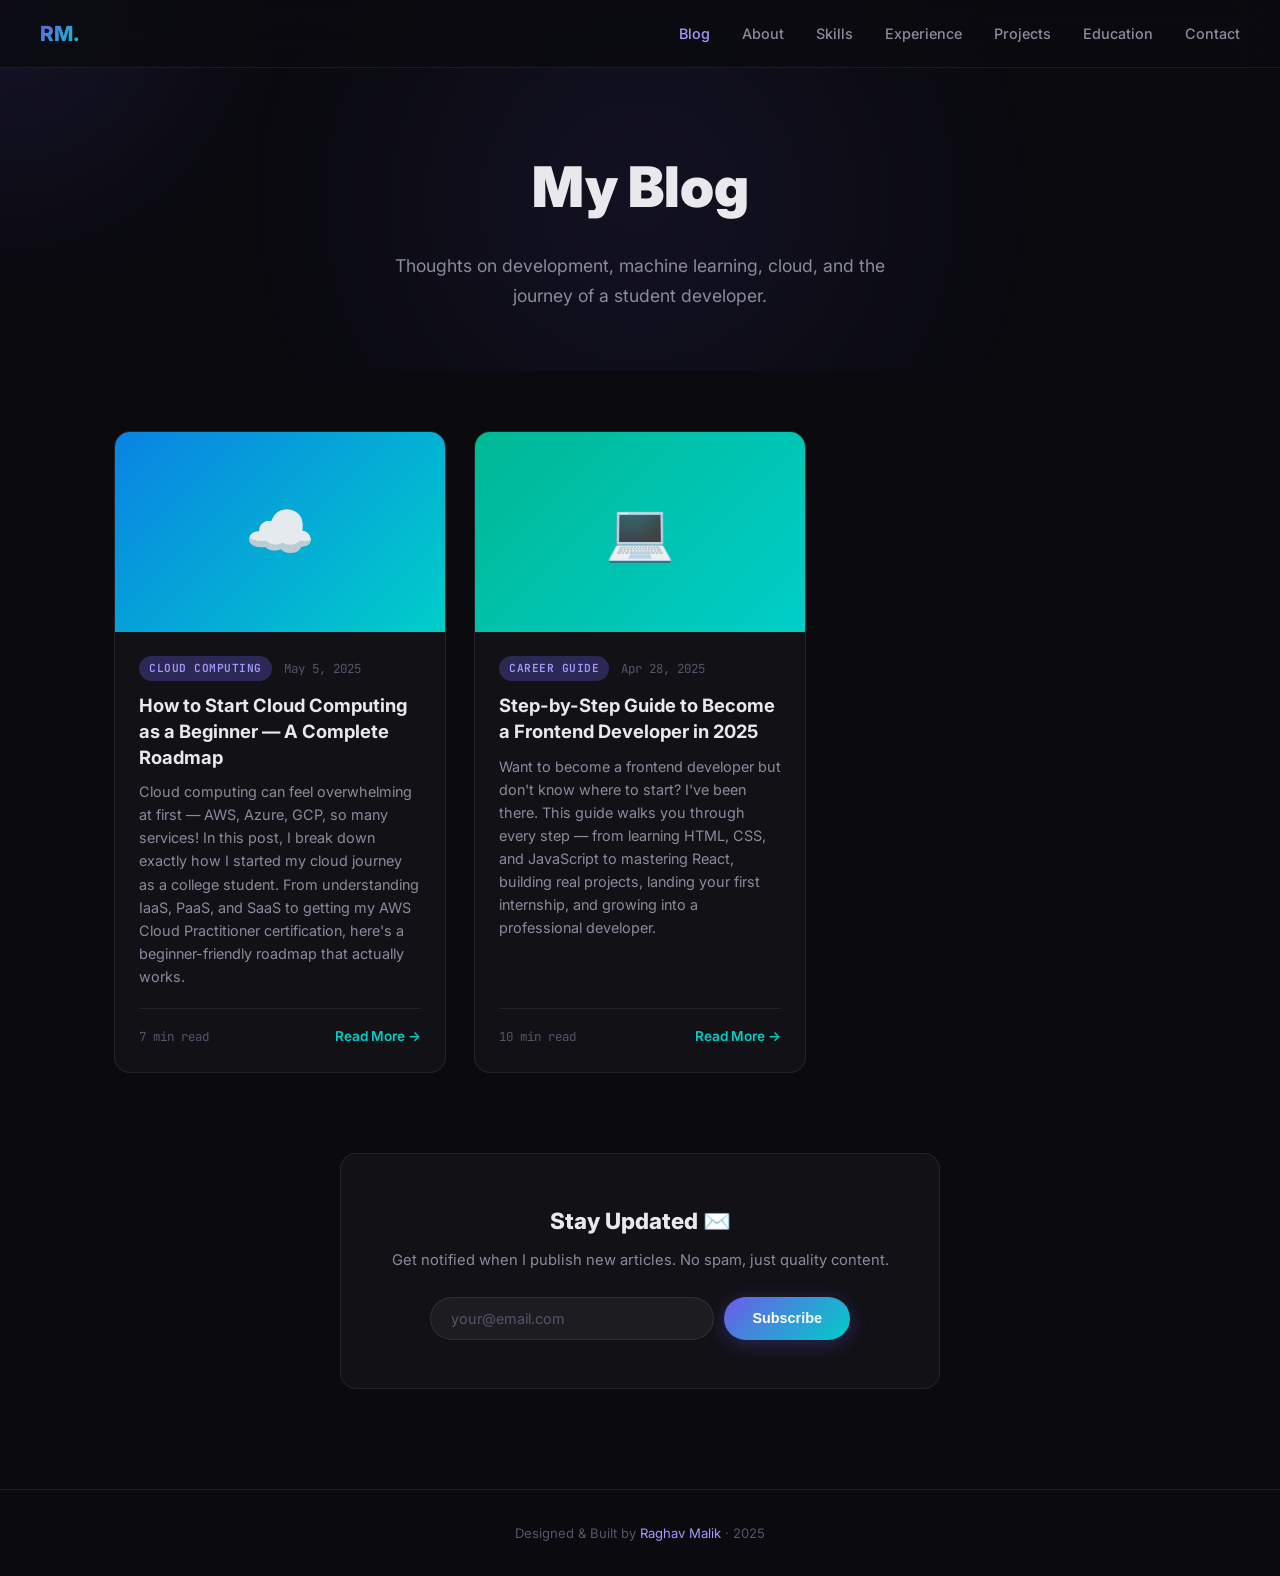
<file: blog.html>
<!DOCTYPE html>
<html lang="en">

<head>
    <meta charset="UTF-8">
    <meta name="viewport" content="width=device-width, initial-scale=1.0">
    <title>Blog — Raghav Malik</title>
    <meta name="description" content="Blog by Raghav Malik — Thoughts on web development, machine learning, cloud computing, and the student developer journey.">
    <link rel="stylesheet" href="styles.css">
    <style>
        /* ===== BLOG PAGE STYLES ===== */
        .blog-hero {
            padding: 140px 24px 60px;
            text-align: center;
            position: relative;
            overflow: hidden;
        }
        .blog-hero::before {
            content: '';
            position: absolute;
            top: -200px; left: 50%; transform: translateX(-50%);
            width: 800px; height: 800px;
            background: radial-gradient(circle, var(--accent-glow) 0%, transparent 70%);
            opacity: 0.3;
            pointer-events: none;
        }
        .blog-hero h1 {
            font-size: clamp(2.2rem, 5vw, 3.5rem);
            font-weight: 900;
            margin-bottom: 16px;
            position: relative;
        }
        .blog-hero p {
            color: var(--text-secondary);
            font-size: 1.1rem;
            max-width: 550px;
            margin: 0 auto;
            position: relative;
        }

        /* Filter Tabs */
        .blog-filters {
            display: flex;
            justify-content: center;
            gap: 10px;
            flex-wrap: wrap;
            margin: 40px auto 0;
            max-width: 700px;
            position: relative;
        }
        .filter-btn {
            padding: 8px 22px;
            border-radius: 50px;
            border: 1px solid var(--border);
            background: var(--bg-glass);
            color: var(--text-secondary);
            font-size: 0.85rem;
            font-weight: 500;
            cursor: pointer;
            transition: var(--transition);
            font-family: 'Inter', sans-serif;
        }
        .filter-btn:hover,
        .filter-btn.active {
            border-color: var(--accent);
            color: var(--text-primary);
            background: var(--accent-glow);
        }

        /* Blog Grid */
        .blog-container {
            max-width: 1100px;
            margin: 0 auto;
            padding: 60px 24px 100px;
        }
        .blog-grid {
            display: grid;
            grid-template-columns: repeat(auto-fill, minmax(330px, 1fr));
            gap: 28px;
        }

        /* Blog Card */
        .blog-card {
            border-radius: var(--radius);
            background: var(--bg-card);
            border: 1px solid var(--border);
            overflow: hidden;
            transition: var(--transition);
            display: flex;
            flex-direction: column;
            text-decoration: none;
            color: inherit;
        }
        .blog-card:hover {
            border-color: var(--accent);
            transform: translateY(-6px);
            box-shadow: 0 16px 48px rgba(108, 92, 231, 0.12);
        }
        .blog-card-image {
            width: 100%;
            height: 200px;
            object-fit: cover;
            display: block;
            position: relative;
            overflow: hidden;
        }
        .blog-card-image-gradient {
            position: relative;
            height: 200px;
            display: flex;
            align-items: center;
            justify-content: center;
            font-size: 3.5rem;
        }
        .blog-card-image-gradient.grad-1 {
            background: linear-gradient(135deg, #6c5ce7 0%, #0984e3 100%);
        }
        .blog-card-image-gradient.grad-2 {
            background: linear-gradient(135deg, #00b894 0%, #00cec9 100%);
        }
        .blog-card-image-gradient.grad-3 {
            background: linear-gradient(135deg, #e17055 0%, #fdcb6e 100%);
        }
        .blog-card-image-gradient.grad-4 {
            background: linear-gradient(135deg, #a29bfe 0%, #fd79a8 100%);
        }
        .blog-card-image-gradient.grad-5 {
            background: linear-gradient(135deg, #0984e3 0%, #00cec9 100%);
        }
        .blog-card-image-gradient.grad-6 {
            background: linear-gradient(135deg, #636e72 0%, #2d3436 100%);
        }

        .blog-card-content {
            padding: 24px;
            flex: 1;
            display: flex;
            flex-direction: column;
        }
        .blog-card-meta {
            display: flex;
            align-items: center;
            gap: 12px;
            margin-bottom: 12px;
            font-size: 0.78rem;
        }
        .blog-card-category {
            padding: 3px 10px;
            border-radius: 50px;
            background: var(--accent-glow);
            color: var(--accent-light);
            font-weight: 600;
            font-family: 'JetBrains Mono', monospace;
            font-size: 0.7rem;
            text-transform: uppercase;
            letter-spacing: 0.5px;
        }
        .blog-card-date {
            color: var(--text-muted);
            font-family: 'JetBrains Mono', monospace;
        }
        .blog-card-content h2 {
            font-size: 1.15rem;
            font-weight: 700;
            margin-bottom: 10px;
            line-height: 1.4;
            transition: var(--transition);
        }
        .blog-card:hover .blog-card-content h2 {
            color: var(--accent-light);
        }
        .blog-card-content p {
            color: var(--text-secondary);
            font-size: 0.9rem;
            line-height: 1.6;
            flex: 1;
        }
        .blog-card-footer {
            display: flex;
            align-items: center;
            justify-content: space-between;
            margin-top: 20px;
            padding-top: 16px;
            border-top: 1px solid var(--border);
        }
        .blog-read-time {
            font-size: 0.78rem;
            color: var(--text-muted);
            font-family: 'JetBrains Mono', monospace;
        }
        .blog-read-more {
            font-size: 0.85rem;
            font-weight: 600;
            color: var(--cyan);
            display: flex;
            align-items: center;
            gap: 4px;
            transition: var(--transition);
        }
        .blog-card:hover .blog-read-more {
            gap: 8px;
        }

        /* Featured post */
        .blog-featured {
            grid-column: 1 / -1;
            display: grid;
            grid-template-columns: 1.2fr 1fr;
            border-radius: var(--radius);
            background: var(--bg-card);
            border: 1px solid var(--border);
            overflow: hidden;
            transition: var(--transition);
            text-decoration: none;
            color: inherit;
        }
        .blog-featured:hover {
            border-color: var(--accent);
            box-shadow: 0 16px 48px rgba(108, 92, 231, 0.12);
        }
        .blog-featured .blog-card-image-gradient {
            height: 100%;
            min-height: 300px;
            font-size: 5rem;
        }
        .blog-featured .blog-card-content {
            padding: 36px;
            justify-content: center;
        }
        .blog-featured .blog-card-content h2 {
            font-size: 1.5rem;
        }
        .blog-featured-badge {
            display: inline-flex;
            align-items: center;
            gap: 6px;
            padding: 4px 12px;
            border-radius: 50px;
            background: var(--cyan-glow);
            color: var(--cyan);
            font-family: 'JetBrains Mono', monospace;
            font-size: 0.7rem;
            font-weight: 600;
            text-transform: uppercase;
            letter-spacing: 1px;
            margin-bottom: 16px;
            width: fit-content;
        }

        /* Newsletter */
        .blog-newsletter {
            max-width: 600px;
            margin: 80px auto 0;
            text-align: center;
            padding: 48px 36px;
            border-radius: var(--radius);
            background: var(--bg-card);
            border: 1px solid var(--border);
        }
        .blog-newsletter h3 {
            font-size: 1.4rem;
            font-weight: 800;
            margin-bottom: 8px;
        }
        .blog-newsletter p {
            color: var(--text-secondary);
            font-size: 0.92rem;
            margin-bottom: 24px;
        }
        .newsletter-form {
            display: flex;
            gap: 10px;
            max-width: 420px;
            margin: 0 auto;
        }
        .newsletter-form input {
            flex: 1;
            padding: 12px 20px;
            border-radius: 50px;
            border: 1px solid var(--border);
            background: var(--bg-glass);
            color: var(--text-primary);
            font-size: 0.9rem;
            font-family: 'Inter', sans-serif;
            outline: none;
            transition: var(--transition);
        }
        .newsletter-form input:focus {
            border-color: var(--accent);
        }
        .newsletter-form input::placeholder {
            color: var(--text-muted);
        }

        @media (max-width: 768px) {
            .blog-featured {
                grid-template-columns: 1fr;
            }
            .blog-featured .blog-card-image-gradient {
                min-height: 200px;
            }
            .blog-grid {
                grid-template-columns: 1fr;
            }
            .newsletter-form {
                flex-direction: column;
            }
        }
    </style>
</head>

<body>

    <!-- Cursor Glow -->
    <div class="cursor-glow" id="cursorGlow"></div>

    <!-- Navbar -->
    <nav class="navbar" id="navbar">
        <a href="RaghavMalik.html" class="nav-logo">RM.</a>
        <ul class="nav-links" id="navLinks">
            <li><a href="blog.html" style="color: var(--accent-light);">Blog</a></li>
            <li><a href="RaghavMalik.html#about">About</a></li>
            <li><a href="RaghavMalik.html#skills">Skills</a></li>
            <li><a href="RaghavMalik.html#experience">Experience</a></li>
            <li><a href="RaghavMalik.html#projects">Projects</a></li>
            <li><a href="RaghavMalik.html#education">Education</a></li>
            <li><a href="RaghavMalik.html#contact">Contact</a></li>
        </ul>
        <button class="hamburger" id="hamburger" aria-label="Toggle menu">
            <span></span><span></span><span></span>
        </button>
    </nav>

    <!-- Blog Hero -->
    <section class="blog-hero">
        <h1 class="fade-up">My <span class="gradient">Blog</span></h1>
        <p class="fade-up">Thoughts on development, machine learning, cloud, and the journey of a student developer.</p>
    </section>

    <!-- Blog Posts -->
    <div class="blog-container">
        <div class="blog-grid" id="blogGrid">

            <!-- Blog 1: Cloud Computing Beginner Guide -->
            <a href="blog-cloud-computing.html" class="blog-card fade-up" data-category="cloud">
                <div class="blog-card-image-gradient grad-5">☁️</div>
                <div class="blog-card-content">
                    <div class="blog-card-meta">
                        <span class="blog-card-category">Cloud Computing</span>
                        <span class="blog-card-date">May 5, 2025</span>
                    </div>
                    <h2>How to Start Cloud Computing as a Beginner — A Complete Roadmap</h2>
                    <p>Cloud computing can feel overwhelming at first — AWS, Azure, GCP, so many services! In this post, I break down exactly how I started my cloud journey as a college student. From understanding IaaS, PaaS, and SaaS to getting my AWS Cloud Practitioner certification, here's a beginner-friendly roadmap that actually works.</p>
                    <div class="blog-card-footer">
                        <span class="blog-read-time">7 min read</span>
                        <span class="blog-read-more">Read More →</span>
                    </div>
                </div>
            </a>

            <!-- Blog 2: Step-by-Step Guide to Become a Frontend Developer -->
            <a href="blog-frontend-developer.html" class="blog-card fade-up" data-category="career">
                <div class="blog-card-image-gradient grad-2">💻</div>
                <div class="blog-card-content">
                    <div class="blog-card-meta">
                        <span class="blog-card-category">Career Guide</span>
                        <span class="blog-card-date">Apr 28, 2025</span>
                    </div>
                    <h2>Step-by-Step Guide to Become a Frontend Developer in 2025</h2>
                    <p>Want to become a frontend developer but don't know where to start? I've been there. This guide walks you through every step — from learning HTML, CSS, and JavaScript to mastering React, building real projects, landing your first internship, and growing into a professional developer.</p>
                    <div class="blog-card-footer">
                        <span class="blog-read-time">10 min read</span>
                        <span class="blog-read-more">Read More →</span>
                    </div>
                </div>
            </a>

        </div>

        <!-- Newsletter -->
        <div class="blog-newsletter fade-up">
            <h3>Stay Updated ✉️</h3>
            <p>Get notified when I publish new articles. No spam, just quality content.</p>
            <form class="newsletter-form" onsubmit="event.preventDefault(); this.querySelector('input').value='Subscribed! 🎉'; this.querySelector('button').textContent='✓'">
                <input type="email" placeholder="your@email.com" required>
                <button type="submit" class="btn btn-primary" style="padding: 12px 28px;">Subscribe</button>
            </form>
        </div>
    </div>

    <!-- Footer -->
    <footer>
        <p>Designed & Built by <a href="RaghavMalik.html">Raghav Malik</a> · 2025</p>
    </footer>

    <script>
        // Cursor glow
        const glow = document.getElementById('cursorGlow');
        document.addEventListener('mousemove', e => {
            glow.style.left = e.clientX + 'px';
            glow.style.top = e.clientY + 'px';
        });

        // Navbar scroll
        const navbar = document.getElementById('navbar');
        window.addEventListener('scroll', () => {
            navbar.classList.toggle('scrolled', window.scrollY > 50);
        });

        // Hamburger
        const hamburger = document.getElementById('hamburger');
        const navLinks = document.getElementById('navLinks');
        hamburger.addEventListener('click', () => {
            navLinks.classList.toggle('active');
            const spans = hamburger.querySelectorAll('span');
            if (navLinks.classList.contains('active')) {
                spans[0].style.transform = 'rotate(45deg) translate(5px, 5px)';
                spans[1].style.opacity = '0';
                spans[2].style.transform = 'rotate(-45deg) translate(5px, -5px)';
            } else {
                spans[0].style.transform = 'none';
                spans[1].style.opacity = '1';
                spans[2].style.transform = 'none';
            }
        });

        // Close menu on link click
        navLinks.querySelectorAll('a').forEach(link => {
            link.addEventListener('click', () => {
                navLinks.classList.remove('active');
                const spans = hamburger.querySelectorAll('span');
                spans[0].style.transform = 'none';
                spans[1].style.opacity = '1';
                spans[2].style.transform = 'none';
            });
        });

        // Scroll animations
        const observer = new IntersectionObserver((entries) => {
            entries.forEach((entry, i) => {
                if (entry.isIntersecting) {
                    setTimeout(() => entry.target.classList.add('visible'), i * 80);
                    observer.unobserve(entry.target);
                }
            });
        }, { threshold: 0.1 });
        document.querySelectorAll('.fade-up').forEach(el => observer.observe(el));

        // Blog filter
        const filterBtns = document.querySelectorAll('.filter-btn');
        const blogItems = document.querySelectorAll('.blog-grid > a');

        filterBtns.forEach(btn => {
            btn.addEventListener('click', () => {
                filterBtns.forEach(b => b.classList.remove('active'));
                btn.classList.add('active');
                const filter = btn.dataset.filter;

                blogItems.forEach(item => {
                    if (filter === 'all' || item.dataset.category === filter) {
                        item.style.display = '';
                        item.style.opacity = '0';
                        item.style.transform = 'translateY(20px)';
                        setTimeout(() => {
                            item.style.opacity = '1';
                            item.style.transform = 'translateY(0)';
                        }, 50);
                    } else {
                        item.style.display = 'none';
                    }
                });
            });
        });
    </script>
</body>

</html>
</file>
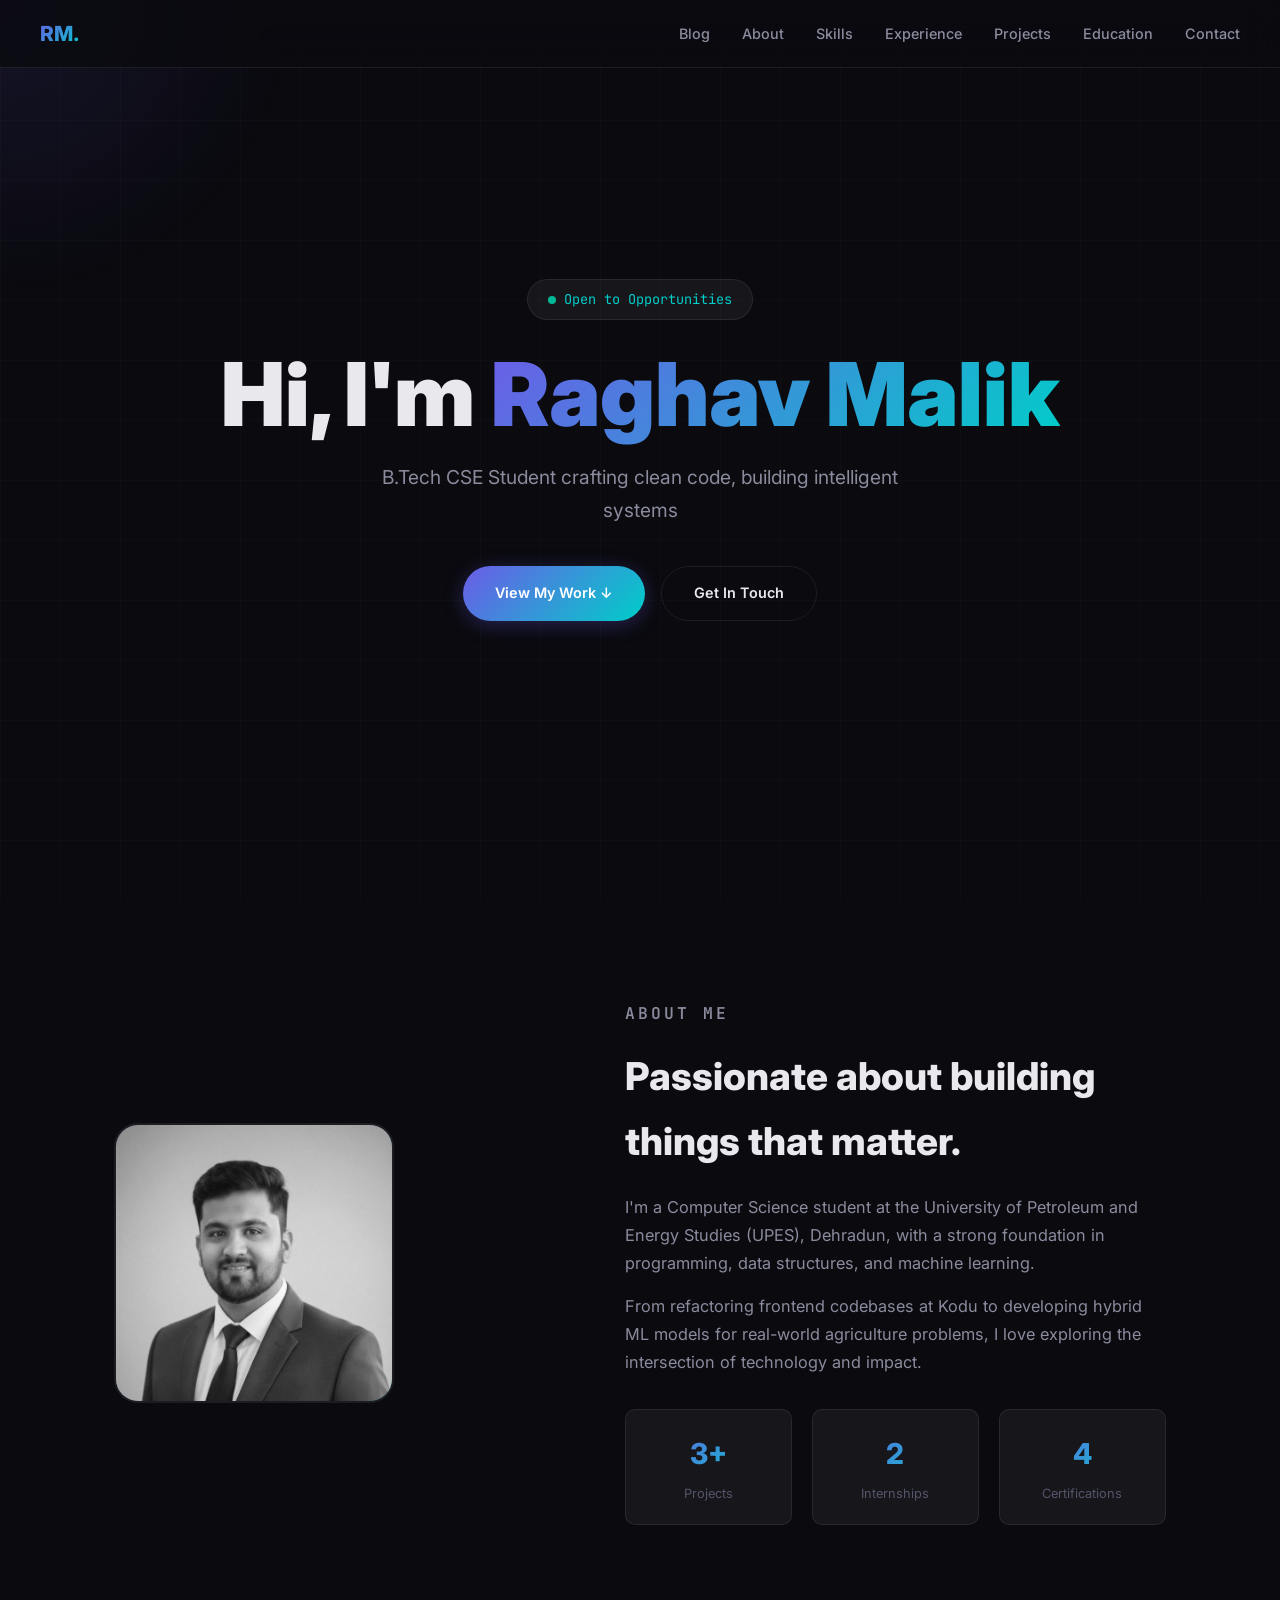
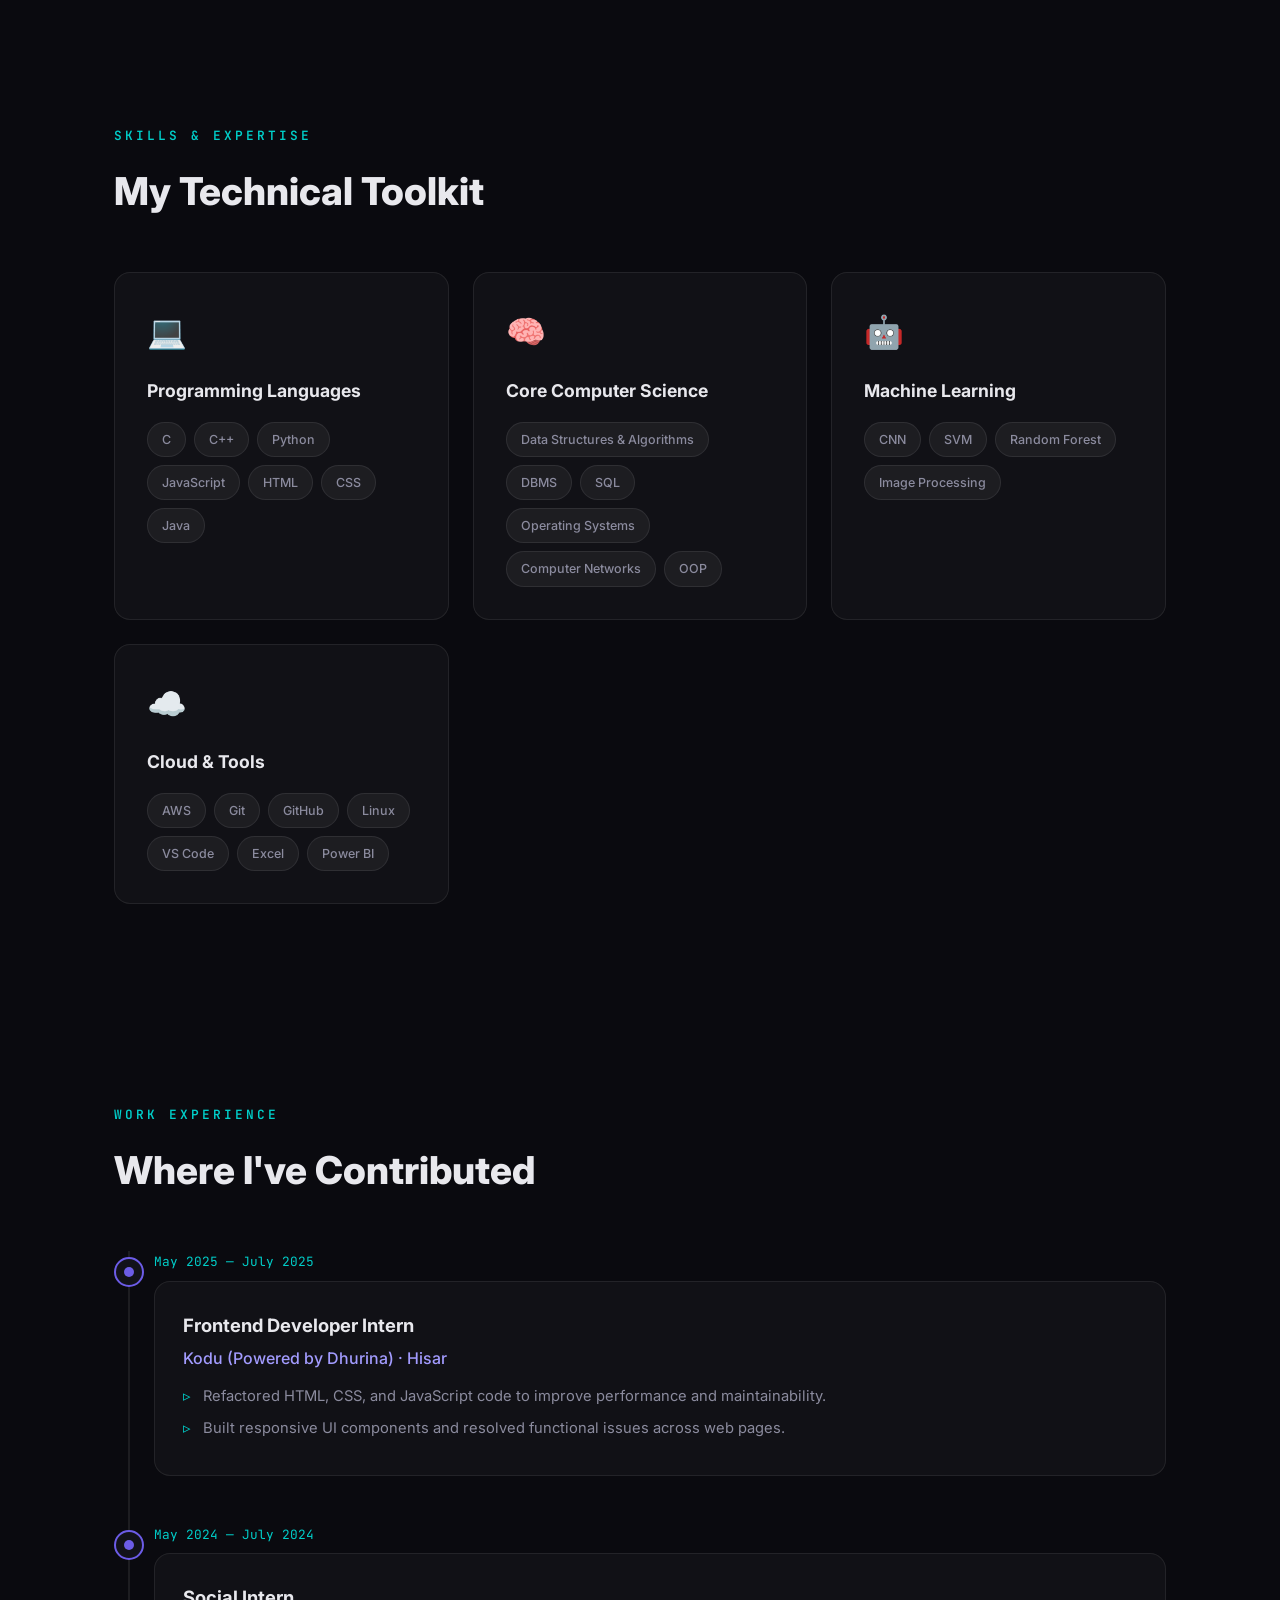
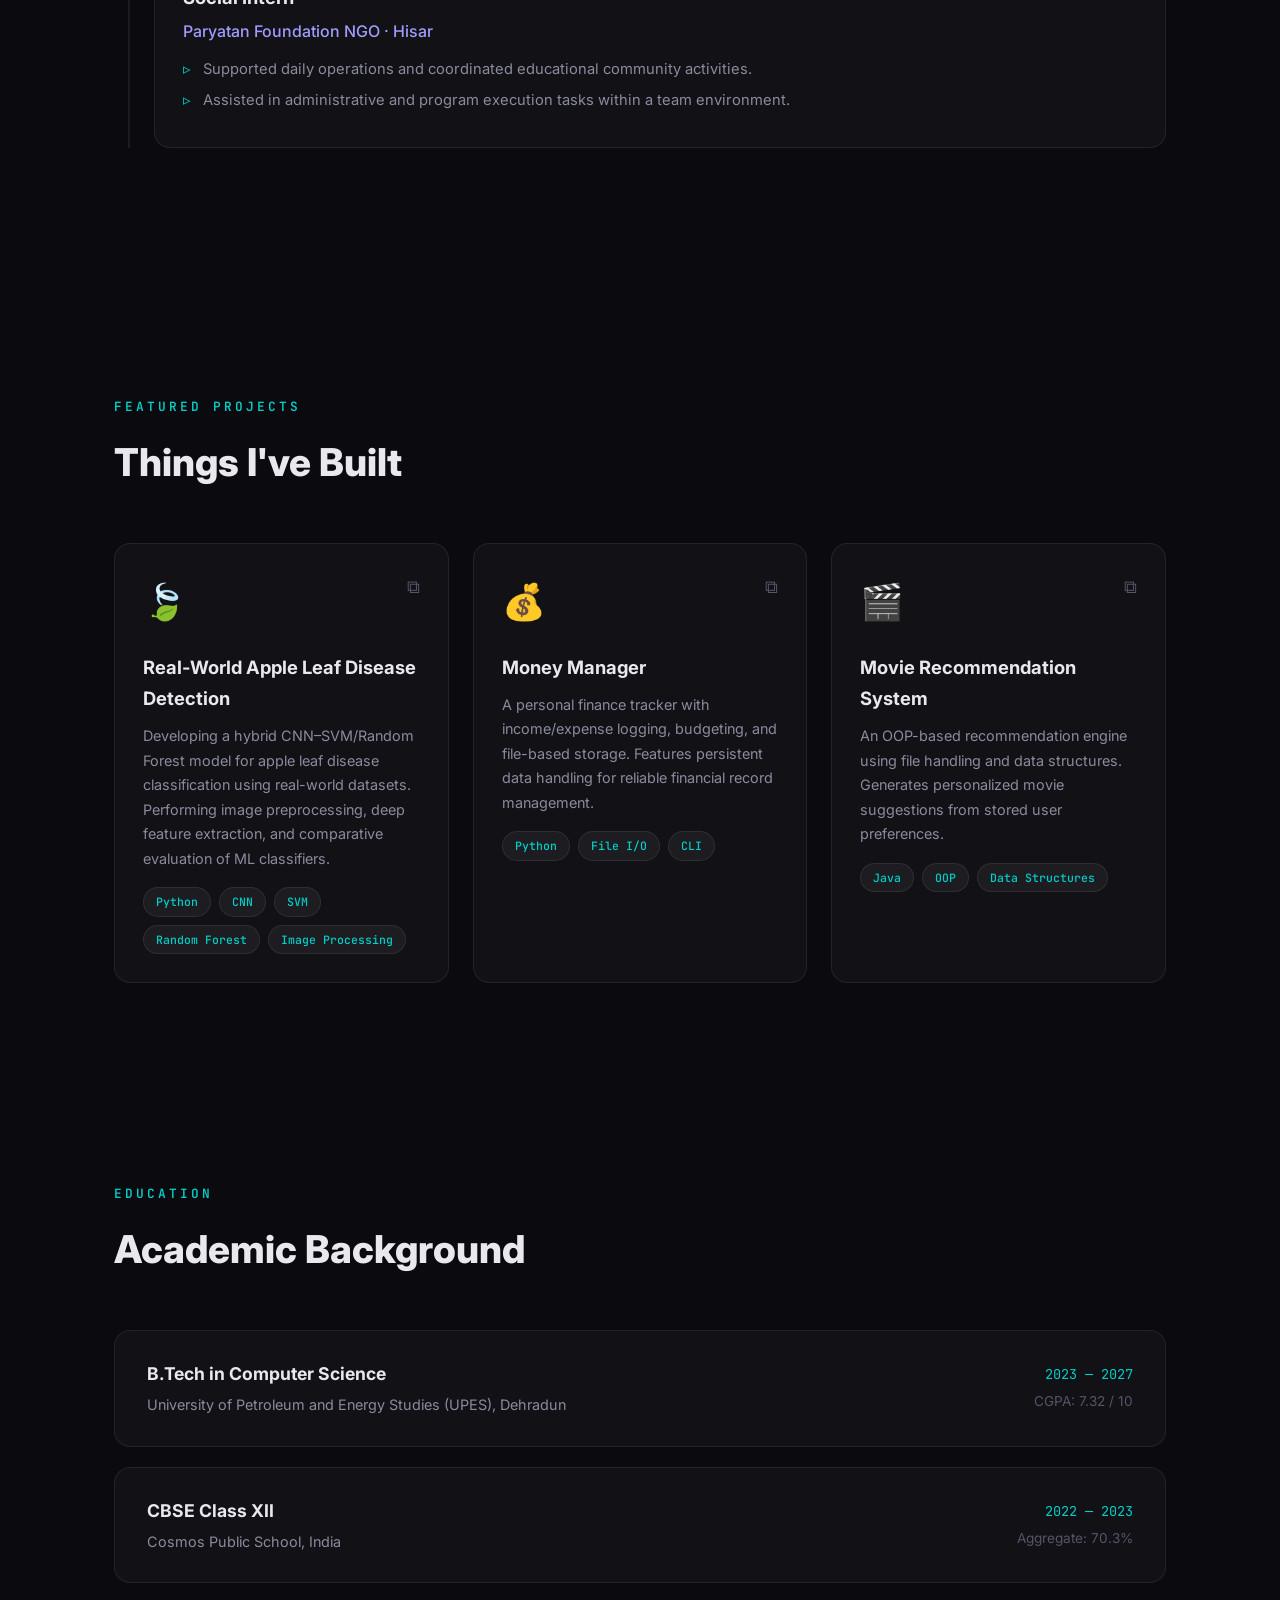
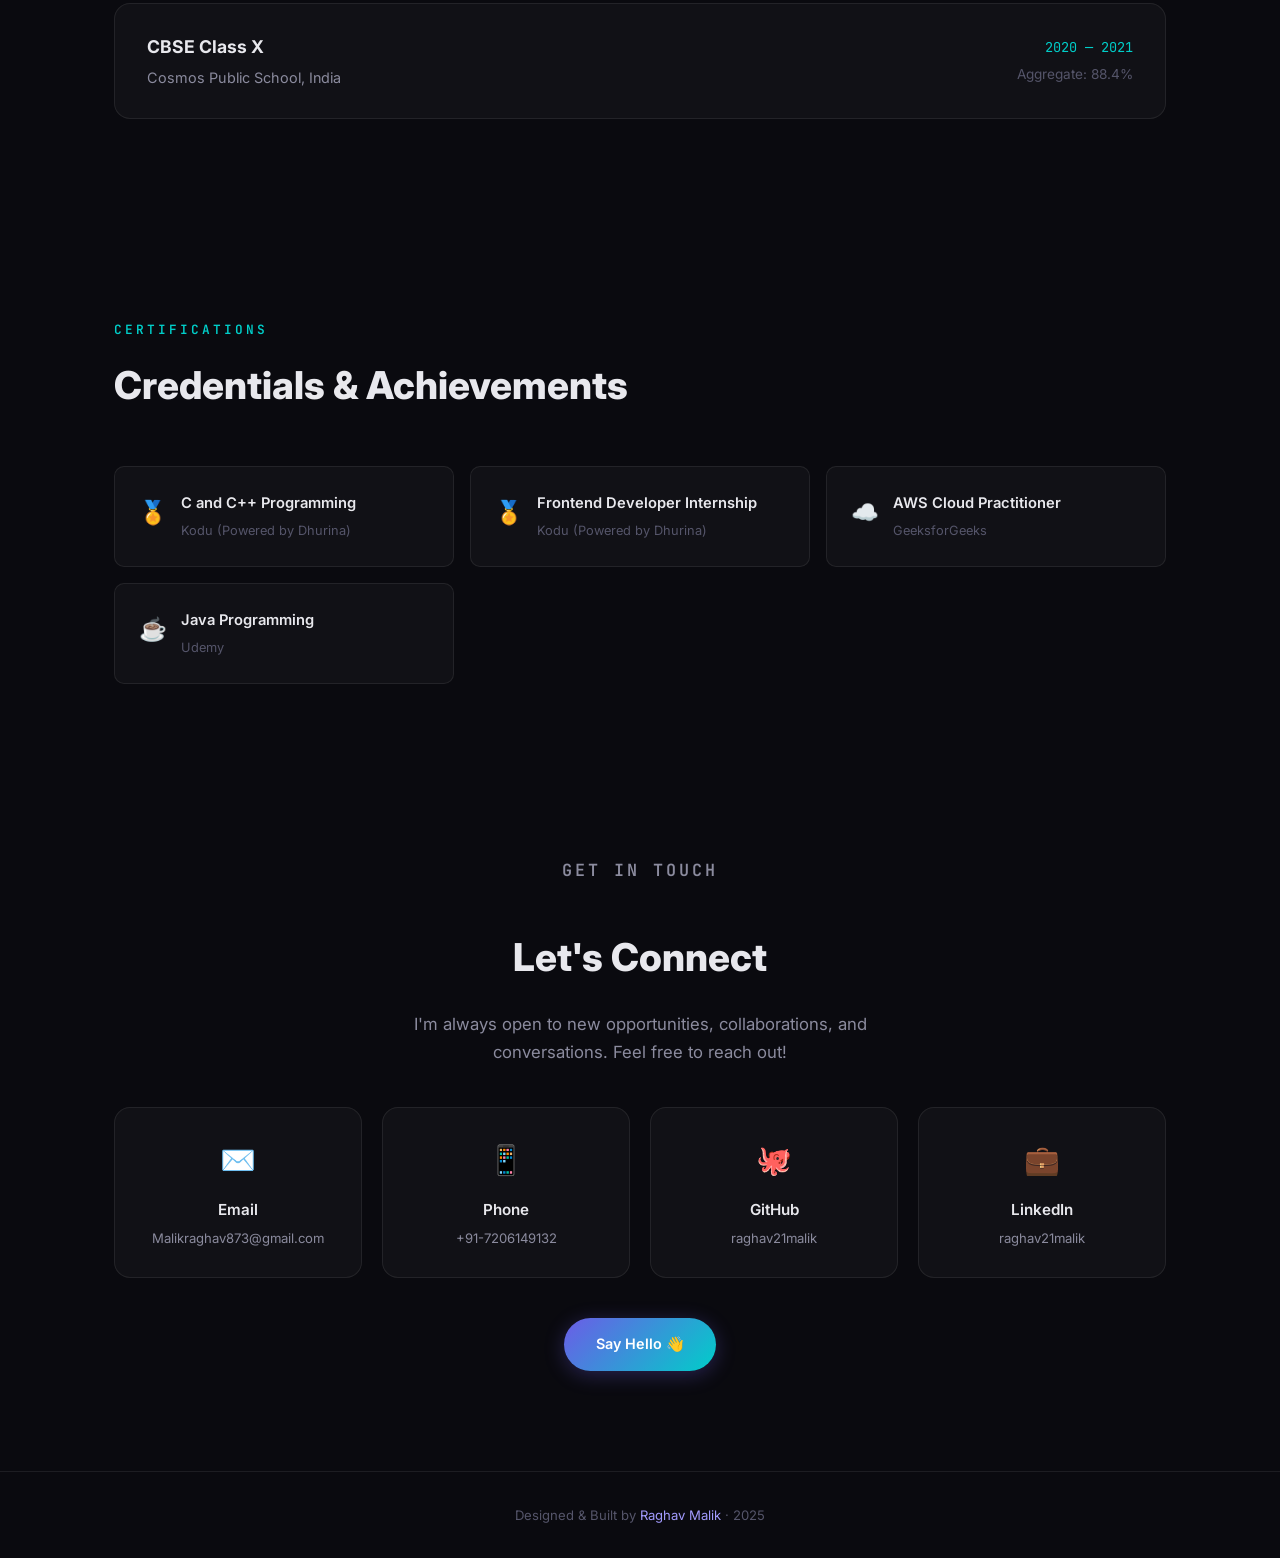
<file: RaghavMalik.html>
<!DOCTYPE html>
<html lang="en">

<head>
    <meta charset="UTF-8">
    <meta name="viewport" content="width=device-width, initial-scale=1.0">
    <title>Raghav Malik — B.Tech CSE Student & Developer</title>
    <meta name="description"
        content="Portfolio of Raghav Malik — B.Tech CSE student at UPES Dehradun, Frontend Developer, and Machine Learning enthusiast.">
    <link rel="stylesheet" href="styles.css">
</head>

<body>

    <!-- Cursor Glow -->
    <div class="cursor-glow" id="cursorGlow"></div>

    <!-- Navbar -->
    <nav class="navbar" id="navbar">
        <a href="#hero" class="nav-logo">RM.</a>
        <ul class="nav-links" id="navLinks">
            <li><a href="blog.html">Blog</a></li>
            <li><a href="#about">About</a></li>
            <li><a href="#skills">Skills</a></li>
            <li><a href="#experience">Experience</a></li>
            <li><a href="#projects">Projects</a></li>
            <li><a href="#education">Education</a></li>
            <li><a href="#contact">Contact</a></li>
        </ul>
        <button class="hamburger" id="hamburger" aria-label="Toggle menu">
            <span></span><span></span><span></span>
        </button>
    </nav>

    <!-- Hero -->
    <section class="hero" id="hero">
        <div class="hero-bg-grid"></div>
        <div class="hero-content">
            <div class="hero-badge fade-up">
                <span class="dot"></span> Open to Opportunities
            </div>
            <h1 class="hero-name fade-up">
                Hi, I'm <span class="gradient">Raghav Malik</span>
            </h1>
            <p class="hero-tagline fade-up">
                B.Tech CSE Student crafting clean code, building intelligent systems, and turning ideas into impactful
                digital experiences.
            </p>
            <div class="hero-buttons fade-up">
                <a href="#projects" class="btn btn-primary">View My Work ↓</a>
                <a href="#contact" class="btn btn-outline">Get In Touch</a>
            </div>
        </div>
    </section>

    <!-- About -->
    <section id="about">
        <div class="section-container">
            <div class="about-grid">
                <div class="fade-up">
                    <div class="about-avatar">
                        <img src="raghav.jpeg" alt="Raghav Malik">
                    </div>
                </div>
                <div class="about-text fade-up">
                    <p class="section-label">About Me</p>
                    <h2 class="section-title" style="margin-bottom:20px;">Passionate about building things that matter.
                    </h2>
                    <p>I'm a Computer Science student at the University of Petroleum and Energy Studies (UPES),
                        Dehradun, with a strong foundation in programming, data structures, and machine learning.</p>
                    <p>From refactoring frontend codebases at Kodu to developing hybrid ML models for real-world
                        agriculture problems, I love exploring the intersection of technology and impact.</p>
                    <div class="about-stats">
                        <div class="stat-item">
                            <div class="stat-num">3+</div>
                            <div class="stat-label">Projects</div>
                        </div>
                        <div class="stat-item">
                            <div class="stat-num">2</div>
                            <div class="stat-label">Internships</div>
                        </div>
                        <div class="stat-item">
                            <div class="stat-num">4</div>
                            <div class="stat-label">Certifications</div>
                        </div>
                    </div>
                </div>
            </div>
        </div>
    </section>

    <!-- Skills -->
    <section id="skills">
        <div class="section-container">
            <p class="section-label fade-up">Skills & Expertise</p>
            <h2 class="section-title fade-up">My Technical Toolkit</h2>
            <div class="skills-grid">
                <div class="skill-card fade-up">
                    <div class="skill-card-icon">💻</div>
                    <h3>Programming Languages</h3>
                    <div class="skill-tags">
                        <span class="skill-tag">C</span>
                        <span class="skill-tag">C++</span>
                        <span class="skill-tag">Python</span>
                        <span class="skill-tag">JavaScript</span>
                        <span class="skill-tag">HTML</span>
                        <span class="skill-tag">CSS</span>
                        <span class="skill-tag">Java</span>
                    </div>
                </div>
                <div class="skill-card fade-up">
                    <div class="skill-card-icon">🧠</div>
                    <h3>Core Computer Science</h3>
                    <div class="skill-tags">
                        <span class="skill-tag">Data Structures & Algorithms</span>
                        <span class="skill-tag">DBMS</span>
                        <span class="skill-tag">SQL</span>
                        <span class="skill-tag">Operating Systems</span>
                        <span class="skill-tag">Computer Networks</span>
                        <span class="skill-tag">OOP</span>
                    </div>
                </div>
                <div class="skill-card fade-up">
                    <div class="skill-card-icon">🤖</div>
                    <h3>Machine Learning</h3>
                    <div class="skill-tags">
                        <span class="skill-tag">CNN</span>
                        <span class="skill-tag">SVM</span>
                        <span class="skill-tag">Random Forest</span>
                        <span class="skill-tag">Image Processing</span>
                    </div>
                </div>
                <div class="skill-card fade-up">
                    <div class="skill-card-icon">☁️</div>
                    <h3>Cloud & Tools</h3>
                    <div class="skill-tags">
                        <span class="skill-tag">AWS</span>
                        <span class="skill-tag">Git</span>
                        <span class="skill-tag">GitHub</span>
                        <span class="skill-tag">Linux</span>
                        <span class="skill-tag">VS Code</span>
                        <span class="skill-tag">Excel</span>
                        <span class="skill-tag">Power BI</span>
                    </div>
                </div>
            </div>
        </div>
    </section>

    <!-- Experience -->
    <section id="experience">
        <div class="section-container">
            <p class="section-label fade-up">Work Experience</p>
            <h2 class="section-title fade-up">Where I've Contributed</h2>
            <div class="timeline">
                <div class="timeline-item fade-up">
                    <div class="timeline-dot"></div>
                    <div class="timeline-date">May 2025 — July 2025</div>
                    <div class="timeline-card">
                        <h3>Frontend Developer Intern</h3>
                        <span class="company">Kodu (Powered by Dhurina) · Hisar</span>
                        <ul>
                            <li>Refactored HTML, CSS, and JavaScript code to improve performance and maintainability.
                            </li>
                            <li>Built responsive UI components and resolved functional issues across web pages.</li>
                        </ul>
                    </div>
                </div>
                <div class="timeline-item fade-up">
                    <div class="timeline-dot"></div>
                    <div class="timeline-date">May 2024 — July 2024</div>
                    <div class="timeline-card">
                        <h3>Social Intern</h3>
                        <span class="company">Paryatan Foundation NGO · Hisar</span>
                        <ul>
                            <li>Supported daily operations and coordinated educational community activities.</li>
                            <li>Assisted in administrative and program execution tasks within a team environment.</li>
                        </ul>
                    </div>
                </div>
            </div>
        </div>
    </section>

    <!-- Projects -->
    <section id="projects">
        <div class="section-container">
            <p class="section-label fade-up">Featured Projects</p>
            <h2 class="section-title fade-up">Things I've Built</h2>
            <div class="projects-grid">
                <div class="project-card fade-up">
                    <div class="project-header">
                        <span class="project-icon">🍃</span>
                        <div class="project-links">
                            <a href="https://github.com/raghav21malik" target="_blank" title="GitHub">⧉</a>
                        </div>
                    </div>
                    <div class="project-body">
                        <h3>Real-World Apple Leaf Disease Detection</h3>
                        <p>Developing a hybrid CNN–SVM/Random Forest model for apple leaf disease classification using
                            real-world datasets. Performing image preprocessing, deep feature extraction, and
                            comparative evaluation of ML classifiers.</p>
                        <div class="project-tech">
                            <span>Python</span><span>CNN</span><span>SVM</span><span>Random Forest</span><span>Image
                                Processing</span>
                        </div>
                    </div>
                </div>
                <div class="project-card fade-up">
                    <div class="project-header">
                        <span class="project-icon">💰</span>
                        <div class="project-links">
                            <a href="https://github.com/raghav21malik" target="_blank" title="GitHub">⧉</a>
                        </div>
                    </div>
                    <div class="project-body">
                        <h3>Money Manager</h3>
                        <p>A personal finance tracker with income/expense logging, budgeting, and file-based storage.
                            Features persistent data handling for reliable financial record management.</p>
                        <div class="project-tech">
                            <span>Python</span><span>File I/O</span><span>CLI</span>
                        </div>
                    </div>
                </div>
                <div class="project-card fade-up">
                    <div class="project-header">
                        <span class="project-icon">🎬</span>
                        <div class="project-links">
                            <a href="https://github.com/raghav21malik" target="_blank" title="GitHub">⧉</a>
                        </div>
                    </div>
                    <div class="project-body">
                        <h3>Movie Recommendation System</h3>
                        <p>An OOP-based recommendation engine using file handling and data structures. Generates
                            personalized movie suggestions from stored user preferences.</p>
                        <div class="project-tech">
                            <span>Java</span><span>OOP</span><span>Data Structures</span>
                        </div>
                    </div>
                </div>
            </div>
        </div>
    </section>

    <!-- Education -->
    <section id="education">
        <div class="section-container">
            <p class="section-label fade-up">Education</p>
            <h2 class="section-title fade-up">Academic Background</h2>
            <div class="edu-grid">
                <div class="edu-card fade-up">
                    <div class="edu-info">
                        <h3>B.Tech in Computer Science</h3>
                        <p>University of Petroleum and Energy Studies (UPES), Dehradun</p>
                    </div>
                    <div class="edu-meta">
                        <div class="edu-year">2023 — 2027</div>
                        <div class="edu-score">CGPA: 7.32 / 10</div>
                    </div>
                </div>
                <div class="edu-card fade-up">
                    <div class="edu-info">
                        <h3>CBSE Class XII</h3>
                        <p>Cosmos Public School, India</p>
                    </div>
                    <div class="edu-meta">
                        <div class="edu-year">2022 — 2023</div>
                        <div class="edu-score">Aggregate: 70.3%</div>
                    </div>
                </div>
                <div class="edu-card fade-up">
                    <div class="edu-info">
                        <h3>CBSE Class X</h3>
                        <p>Cosmos Public School, India</p>
                    </div>
                    <div class="edu-meta">
                        <div class="edu-year">2020 — 2021</div>
                        <div class="edu-score">Aggregate: 88.4%</div>
                    </div>
                </div>
            </div>
        </div>
    </section>

    <!-- Certifications -->
    <section id="certifications">
        <div class="section-container">
            <p class="section-label fade-up">Certifications</p>
            <h2 class="section-title fade-up">Credentials & Achievements</h2>
            <div class="cert-grid">
                <div class="cert-card fade-up">
                    <div class="cert-icon">🏅</div>
                    <div>
                        <h4>C and C++ Programming</h4>
                        <p>Kodu (Powered by Dhurina)</p>
                    </div>
                </div>
                <div class="cert-card fade-up">
                    <div class="cert-icon">🏅</div>
                    <div>
                        <h4>Frontend Developer Internship</h4>
                        <p>Kodu (Powered by Dhurina)</p>
                    </div>
                </div>
                <div class="cert-card fade-up">
                    <div class="cert-icon">☁️</div>
                    <div>
                        <h4>AWS Cloud Practitioner</h4>
                        <p>GeeksforGeeks</p>
                    </div>
                </div>
                <div class="cert-card fade-up">
                    <div class="cert-icon">☕</div>
                    <div>
                        <h4>Java Programming</h4>
                        <p>Udemy</p>
                    </div>
                </div>
            </div>
        </div>
    </section>

    <!-- Contact -->
    <section id="contact">
        <div class="section-container">
            <div class="contact-wrapper">
                <p class="section-label fade-up">Get In Touch</p>
                <h2 class="section-title fade-up">Let's Connect</h2>
                <p class="fade-up">I'm always open to new opportunities, collaborations, and conversations. Feel free to
                    reach out!</p>
                <div class="contact-cards">
                    <a href="mailto:Malikraghav873@gmail.com" class="contact-card fade-up">
                        <div class="icon">✉️</div>
                        <h4>Email</h4>
                        <p>Malikraghav873@gmail.com</p>
                    </a>
                    <a href="tel:+917206149132" class="contact-card fade-up">
                        <div class="icon">📱</div>
                        <h4>Phone</h4>
                        <p>+91-7206149132</p>
                    </a>
                    <a href="https://github.com/raghav21malik" target="_blank" class="contact-card fade-up">
                        <div class="icon">🐙</div>
                        <h4>GitHub</h4>
                        <p>raghav21malik</p>
                    </a>
                    <a href="https://linkedin.com/in/raghav21malik" target="_blank" class="contact-card fade-up">
                        <div class="icon">💼</div>
                        <h4>LinkedIn</h4>
                        <p>raghav21malik</p>
                    </a>
                </div>
                <a href="mailto:Malikraghav873@gmail.com" class="btn btn-primary">Say Hello 👋</a>
            </div>
        </div>
    </section>

    <!-- Footer -->
    <footer>
        <p>Designed & Built by <a href="#">Raghav Malik</a> · 2025</p>
    </footer>

    <script>
        // Cursor glow
        const glow = document.getElementById('cursorGlow');
        document.addEventListener('mousemove', e => {
            glow.style.left = e.clientX + 'px';
            glow.style.top = e.clientY + 'px';
        });

        // Navbar scroll
        const navbar = document.getElementById('navbar');
        window.addEventListener('scroll', () => {
            navbar.classList.toggle('scrolled', window.scrollY > 50);
        });

        // Hamburger
        const hamburger = document.getElementById('hamburger');
        const navLinks = document.getElementById('navLinks');
        hamburger.addEventListener('click', () => {
            navLinks.classList.toggle('active');
            const spans = hamburger.querySelectorAll('span');
            if (navLinks.classList.contains('active')) {
                spans[0].style.transform = 'rotate(45deg) translate(5px, 5px)';
                spans[1].style.opacity = '0';
                spans[2].style.transform = 'rotate(-45deg) translate(5px, -5px)';
            } else {
                spans[0].style.transform = 'none';
                spans[1].style.opacity = '1';
                spans[2].style.transform = 'none';
            }
        });

        // Close menu on link click
        navLinks.querySelectorAll('a').forEach(link => {
            link.addEventListener('click', () => {
                navLinks.classList.remove('active');
                const spans = hamburger.querySelectorAll('span');
                spans[0].style.transform = 'none';
                spans[1].style.opacity = '1';
                spans[2].style.transform = 'none';
            });
        });

        // Scroll animations
        const observer = new IntersectionObserver((entries) => {
            entries.forEach((entry, i) => {
                if (entry.isIntersecting) {
                    setTimeout(() => entry.target.classList.add('visible'), i * 80);
                    observer.unobserve(entry.target);
                }
            });
        }, { threshold: 0.1 });

        document.querySelectorAll('.fade-up').forEach(el => observer.observe(el));

        // Typed effect for tagline
        const tagline = document.querySelector('.hero-tagline');
        const text = tagline.textContent;
        tagline.textContent = '';
        tagline.style.opacity = '1';
        let charIndex = 0;
        function typeChar() {
            if (charIndex < text.length) {
                tagline.textContent += text[charIndex];
                charIndex++;
                setTimeout(typeChar, 18);
            }
        }
        setTimeout(typeChar, 800);
    </script>
</body>

</html>
</file>
<file: styles.css>
@import url('https://fonts.googleapis.com/css2?family=Inter:wght@300;400;500;600;700;800;900&family=JetBrains+Mono:wght@400;500;600&display=swap');

:root {
  --bg-primary: #0a0a0f;
  --bg-secondary: #12121a;
  --bg-card: rgba(255,255,255,0.03);
  --bg-glass: rgba(255,255,255,0.05);
  --border: rgba(255,255,255,0.08);
  --text-primary: #e8e8ed;
  --text-secondary: #8b8b9e;
  --text-muted: #55556a;
  --accent: #6c5ce7;
  --accent-light: #a29bfe;
  --accent-glow: rgba(108,92,231,0.3);
  --cyan: #00cec9;
  --cyan-glow: rgba(0,206,201,0.2);
  --gradient-1: linear-gradient(135deg, #6c5ce7, #00cec9);
  --gradient-2: linear-gradient(135deg, #0a0a0f 0%, #1a1a2e 100%);
  --radius: 16px;
  --radius-sm: 10px;
  --transition: 0.3s cubic-bezier(0.4, 0, 0.2, 1);
}

*, *::before, *::after { margin: 0; padding: 0; box-sizing: border-box; }

html { scroll-behavior: smooth; scroll-padding-top: 80px; }

body {
  font-family: 'Inter', sans-serif;
  background: var(--bg-primary);
  color: var(--text-primary);
  line-height: 1.7;
  overflow-x: hidden;
}

/* ===== SCROLLBAR ===== */
::-webkit-scrollbar { width: 6px; }
::-webkit-scrollbar-track { background: var(--bg-primary); }
::-webkit-scrollbar-thumb { background: var(--accent); border-radius: 3px; }

/* ===== CURSOR GLOW ===== */
.cursor-glow {
  position: fixed;
  width: 600px; height: 600px;
  border-radius: 50%;
  background: radial-gradient(circle, var(--accent-glow) 0%, transparent 70%);
  pointer-events: none;
  z-index: 0;
  transform: translate(-50%, -50%);
  transition: opacity 0.3s;
  opacity: 0.4;
}

/* ===== NAVBAR ===== */
.navbar {
  position: fixed; top: 0; left: 0; right: 0;
  z-index: 1000;
  padding: 16px 40px;
  display: flex; justify-content: space-between; align-items: center;
  backdrop-filter: blur(20px);
  background: rgba(10,10,15,0.8);
  border-bottom: 1px solid var(--border);
  transition: var(--transition);
}
.navbar.scrolled { padding: 10px 40px; box-shadow: 0 4px 30px rgba(0,0,0,0.3); }
.nav-logo {
  font-size: 1.3rem; font-weight: 800;
  background: var(--gradient-1); -webkit-background-clip: text; -webkit-text-fill-color: transparent;
  text-decoration: none;
}
.nav-links { display: flex; gap: 32px; list-style: none; }
.nav-links a {
  color: var(--text-secondary); text-decoration: none; font-size: 0.9rem; font-weight: 500;
  transition: var(--transition); position: relative;
}
.nav-links a::after {
  content: ''; position: absolute; bottom: -4px; left: 0; width: 0; height: 2px;
  background: var(--gradient-1); transition: var(--transition);
}
.nav-links a:hover { color: var(--text-primary); }
.nav-links a:hover::after { width: 100%; }

.hamburger { display: none; flex-direction: column; gap: 5px; cursor: pointer; background: none; border: none; padding: 4px; }
.hamburger span { width: 24px; height: 2px; background: var(--text-secondary); transition: var(--transition); }

/* ===== SECTIONS ===== */
section { position: relative; z-index: 1; }
.section-container { max-width: 1100px; margin: 0 auto; padding: 100px 24px; }
.section-label {
  font-family: 'JetBrains Mono', monospace; font-size: 0.8rem; font-weight: 600;
  color: var(--cyan); text-transform: uppercase; letter-spacing: 3px; margin-bottom: 12px;
}
.section-title { font-size: 2.4rem; font-weight: 800; margin-bottom: 48px; }

/* ===== HERO ===== */
.hero {
  min-height: 100vh; display: flex; align-items: center; justify-content: center;
  position: relative; overflow: hidden;
}
.hero-bg-grid {
  position: absolute; inset: 0;
  background-image:
    linear-gradient(rgba(255,255,255,0.02) 1px, transparent 1px),
    linear-gradient(90deg, rgba(255,255,255,0.02) 1px, transparent 1px);
  background-size: 60px 60px;
}
.hero-content { text-align: center; position: relative; z-index: 2; }
.hero-badge {
  display: inline-flex; align-items: center; gap: 8px;
  padding: 8px 20px; border-radius: 50px;
  background: var(--bg-glass); border: 1px solid var(--border);
  font-size: 0.85rem; color: var(--cyan); margin-bottom: 28px;
  font-family: 'JetBrains Mono', monospace;
}
.hero-badge .dot { width: 8px; height: 8px; border-radius: 50%; background: #00b894; animation: pulse 2s infinite; }
@keyframes pulse { 0%, 100% { opacity: 1; } 50% { opacity: 0.3; } }

.hero-name {
  font-size: clamp(2.8rem, 7vw, 5.5rem); font-weight: 900;
  line-height: 1.05; margin-bottom: 20px;
}
.hero-name .gradient {
  background: var(--gradient-1); -webkit-background-clip: text; -webkit-text-fill-color: transparent;
}
.hero-tagline { font-size: 1.2rem; color: var(--text-secondary); max-width: 550px; margin: 0 auto 40px; }
.hero-buttons { display: flex; gap: 16px; justify-content: center; flex-wrap: wrap; }

/* ===== BUTTONS ===== */
.btn {
  display: inline-flex; align-items: center; gap: 8px;
  padding: 14px 32px; border-radius: 50px; font-size: 0.9rem; font-weight: 600;
  text-decoration: none; cursor: pointer; transition: var(--transition); border: none;
}
.btn-primary {
  background: var(--gradient-1); color: #fff;
  box-shadow: 0 4px 20px var(--accent-glow);
}
.btn-primary:hover { transform: translateY(-2px); box-shadow: 0 8px 30px var(--accent-glow); }
.btn-outline {
  background: transparent; color: var(--text-primary);
  border: 1px solid var(--border);
}
.btn-outline:hover { border-color: var(--accent); background: var(--bg-glass); }

/* ===== ABOUT ===== */
.about-grid { display: grid; grid-template-columns: 1fr 1.2fr; gap: 60px; align-items: center; }
.about-avatar {
  width: 280px; height: 280px; border-radius: 24px; overflow: hidden;
  border: 2px solid var(--border); position: relative;
}
.about-avatar img { width: 100%; height: 100%; object-fit: cover; }
.about-avatar::before {
  content: ''; position: absolute; inset: -2px; border-radius: 24px;
  background: var(--gradient-1); z-index: -1; opacity: 0.5;
}
.about-text p { color: var(--text-secondary); margin-bottom: 16px; font-size: 1.02rem; }
.about-stats { display: grid; grid-template-columns: repeat(3, 1fr); gap: 20px; margin-top: 32px; }
.stat-item {
  text-align: center; padding: 20px; border-radius: var(--radius-sm);
  background: var(--bg-glass); border: 1px solid var(--border);
}
.stat-num { font-size: 1.8rem; font-weight: 800; background: var(--gradient-1); -webkit-background-clip: text; -webkit-text-fill-color: transparent; }
.stat-label { font-size: 0.8rem; color: var(--text-muted); margin-top: 4px; }

/* ===== SKILLS ===== */
.skills-grid { display: grid; grid-template-columns: repeat(auto-fit, minmax(300px, 1fr)); gap: 24px; }
.skill-card {
  padding: 32px; border-radius: var(--radius); background: var(--bg-card);
  border: 1px solid var(--border); transition: var(--transition);
}
.skill-card:hover { border-color: var(--accent); transform: translateY(-4px); box-shadow: 0 8px 40px rgba(108,92,231,0.1); }
.skill-card-icon { font-size: 2rem; margin-bottom: 16px; }
.skill-card h3 { font-size: 1.1rem; font-weight: 700; margin-bottom: 16px; }
.skill-tags { display: flex; flex-wrap: wrap; gap: 8px; }
.skill-tag {
  padding: 6px 14px; border-radius: 50px; font-size: 0.78rem; font-weight: 500;
  background: var(--bg-glass); border: 1px solid var(--border); color: var(--text-secondary);
  transition: var(--transition);
}
.skill-tag:hover { border-color: var(--cyan); color: var(--cyan); }

/* ===== EXPERIENCE ===== */
.timeline { position: relative; padding-left: 40px; }
.timeline::before {
  content: ''; position: absolute; left: 14px; top: 0; bottom: 0;
  width: 2px; background: var(--border);
}
.timeline-item { position: relative; margin-bottom: 48px; }
.timeline-dot {
  position: absolute; left: -40px; top: 6px; width: 30px; height: 30px;
  border-radius: 50%; background: var(--bg-secondary); border: 2px solid var(--accent);
  display: flex; align-items: center; justify-content: center;
}
.timeline-dot::after { content: ''; width: 10px; height: 10px; border-radius: 50%; background: var(--accent); }
.timeline-date {
  font-family: 'JetBrains Mono', monospace; font-size: 0.8rem; color: var(--cyan); margin-bottom: 8px;
}
.timeline-card {
  padding: 28px; border-radius: var(--radius); background: var(--bg-card);
  border: 1px solid var(--border); transition: var(--transition);
}
.timeline-card:hover { border-color: var(--accent); }
.timeline-card h3 { font-size: 1.15rem; font-weight: 700; margin-bottom: 4px; }
.timeline-card .company { color: var(--accent-light); font-weight: 500; margin-bottom: 12px; display: block; }
.timeline-card ul { list-style: none; }
.timeline-card li { color: var(--text-secondary); font-size: 0.92rem; padding-left: 20px; position: relative; margin-bottom: 6px; }
.timeline-card li::before { content: '▹'; position: absolute; left: 0; color: var(--cyan); }

/* ===== PROJECTS ===== */
.projects-grid { display: grid; grid-template-columns: repeat(auto-fit, minmax(320px, 1fr)); gap: 24px; }
.project-card {
  border-radius: var(--radius); background: var(--bg-card);
  border: 1px solid var(--border); overflow: hidden; transition: var(--transition);
}
.project-card:hover { border-color: var(--accent); transform: translateY(-6px); box-shadow: 0 12px 40px rgba(108,92,231,0.12); }
.project-header {
  padding: 28px 28px 0; display: flex; justify-content: space-between; align-items: flex-start;
}
.project-icon { font-size: 2.2rem; }
.project-links { display: flex; gap: 12px; }
.project-links a { color: var(--text-muted); transition: var(--transition); text-decoration: none; font-size: 1.1rem; }
.project-links a:hover { color: var(--cyan); }
.project-body { padding: 20px 28px 28px; }
.project-body h3 { font-size: 1.15rem; font-weight: 700; margin-bottom: 10px; }
.project-body p { color: var(--text-secondary); font-size: 0.9rem; margin-bottom: 16px; }
.project-tech { display: flex; flex-wrap: wrap; gap: 8px; }
.project-tech span {
  padding: 4px 12px; border-radius: 50px; font-size: 0.72rem;
  font-family: 'JetBrains Mono', monospace; font-weight: 500;
  background: var(--bg-glass); border: 1px solid var(--border); color: var(--cyan);
}

/* ===== EDUCATION ===== */
.edu-grid { display: grid; gap: 20px; }
.edu-card {
  display: flex; justify-content: space-between; align-items: center;
  padding: 28px 32px; border-radius: var(--radius); background: var(--bg-card);
  border: 1px solid var(--border); transition: var(--transition); flex-wrap: wrap; gap: 12px;
}
.edu-card:hover { border-color: var(--accent); }
.edu-info h3 { font-size: 1.1rem; font-weight: 700; margin-bottom: 4px; }
.edu-info p { color: var(--text-secondary); font-size: 0.9rem; }
.edu-meta { text-align: right; }
.edu-year { font-family: 'JetBrains Mono', monospace; font-size: 0.85rem; color: var(--cyan); }
.edu-score { font-size: 0.85rem; color: var(--text-muted); margin-top: 4px; }

/* ===== CERTIFICATIONS ===== */
.cert-grid { display: grid; grid-template-columns: repeat(auto-fit, minmax(260px, 1fr)); gap: 16px; }
.cert-card {
  padding: 24px; border-radius: var(--radius-sm); background: var(--bg-card);
  border: 1px solid var(--border); transition: var(--transition);
  display: flex; align-items: flex-start; gap: 14px;
}
.cert-card:hover { border-color: var(--cyan); }
.cert-icon { font-size: 1.4rem; flex-shrink: 0; margin-top: 2px; }
.cert-card h4 { font-size: 0.92rem; font-weight: 600; margin-bottom: 4px; }
.cert-card p { font-size: 0.8rem; color: var(--text-muted); }

/* ===== CONTACT ===== */
.contact-wrapper { text-align: center; }
.contact-wrapper > p { color: var(--text-secondary); max-width: 500px; margin: -28px auto 40px; font-size: 1.05rem; }
.contact-cards { display: grid; grid-template-columns: repeat(auto-fit, minmax(220px, 1fr)); gap: 20px; margin-bottom: 40px; }
.contact-card {
  padding: 28px; border-radius: var(--radius); background: var(--bg-card);
  border: 1px solid var(--border); text-align: center; transition: var(--transition);
  text-decoration: none; color: inherit;
}
.contact-card:hover { border-color: var(--accent); transform: translateY(-4px); }
.contact-card .icon { font-size: 1.8rem; margin-bottom: 12px; }
.contact-card h4 { font-size: 0.95rem; font-weight: 600; margin-bottom: 4px; }
.contact-card p { font-size: 0.82rem; color: var(--text-secondary); word-break: break-all; }

/* ===== FOOTER ===== */
footer {
  text-align: center; padding: 32px 24px;
  border-top: 1px solid var(--border); color: var(--text-muted); font-size: 0.82rem;
}
footer a { color: var(--accent-light); text-decoration: none; }

/* ===== ANIMATIONS ===== */
.fade-up {
  opacity: 0; transform: translateY(30px);
  transition: opacity 0.6s ease, transform 0.6s ease;
}
.fade-up.visible { opacity: 1; transform: translateY(0); }

/* ===== RESPONSIVE ===== */
@media (max-width: 768px) {
  .navbar { padding: 14px 20px; }
  .nav-links { 
    display: none; position: fixed; top: 60px; left: 0; right: 0; 
    background: rgba(10,10,15,0.95); backdrop-filter: blur(20px);
    flex-direction: column; padding: 24px; gap: 20px;
    border-bottom: 1px solid var(--border);
  }
  .nav-links.active { display: flex; }
  .hamburger { display: flex; }
  .about-grid { grid-template-columns: 1fr; text-align: center; }
  .about-avatar { margin: 0 auto; width: 200px; height: 200px; }
  .about-stats { grid-template-columns: repeat(3, 1fr); }
  .hero-name { font-size: 2.4rem; }
  .section-title { font-size: 1.8rem; }
  .skills-grid { grid-template-columns: 1fr; }
  .projects-grid { grid-template-columns: 1fr; }
  .section-container { padding: 60px 16px; }
}
</file>
